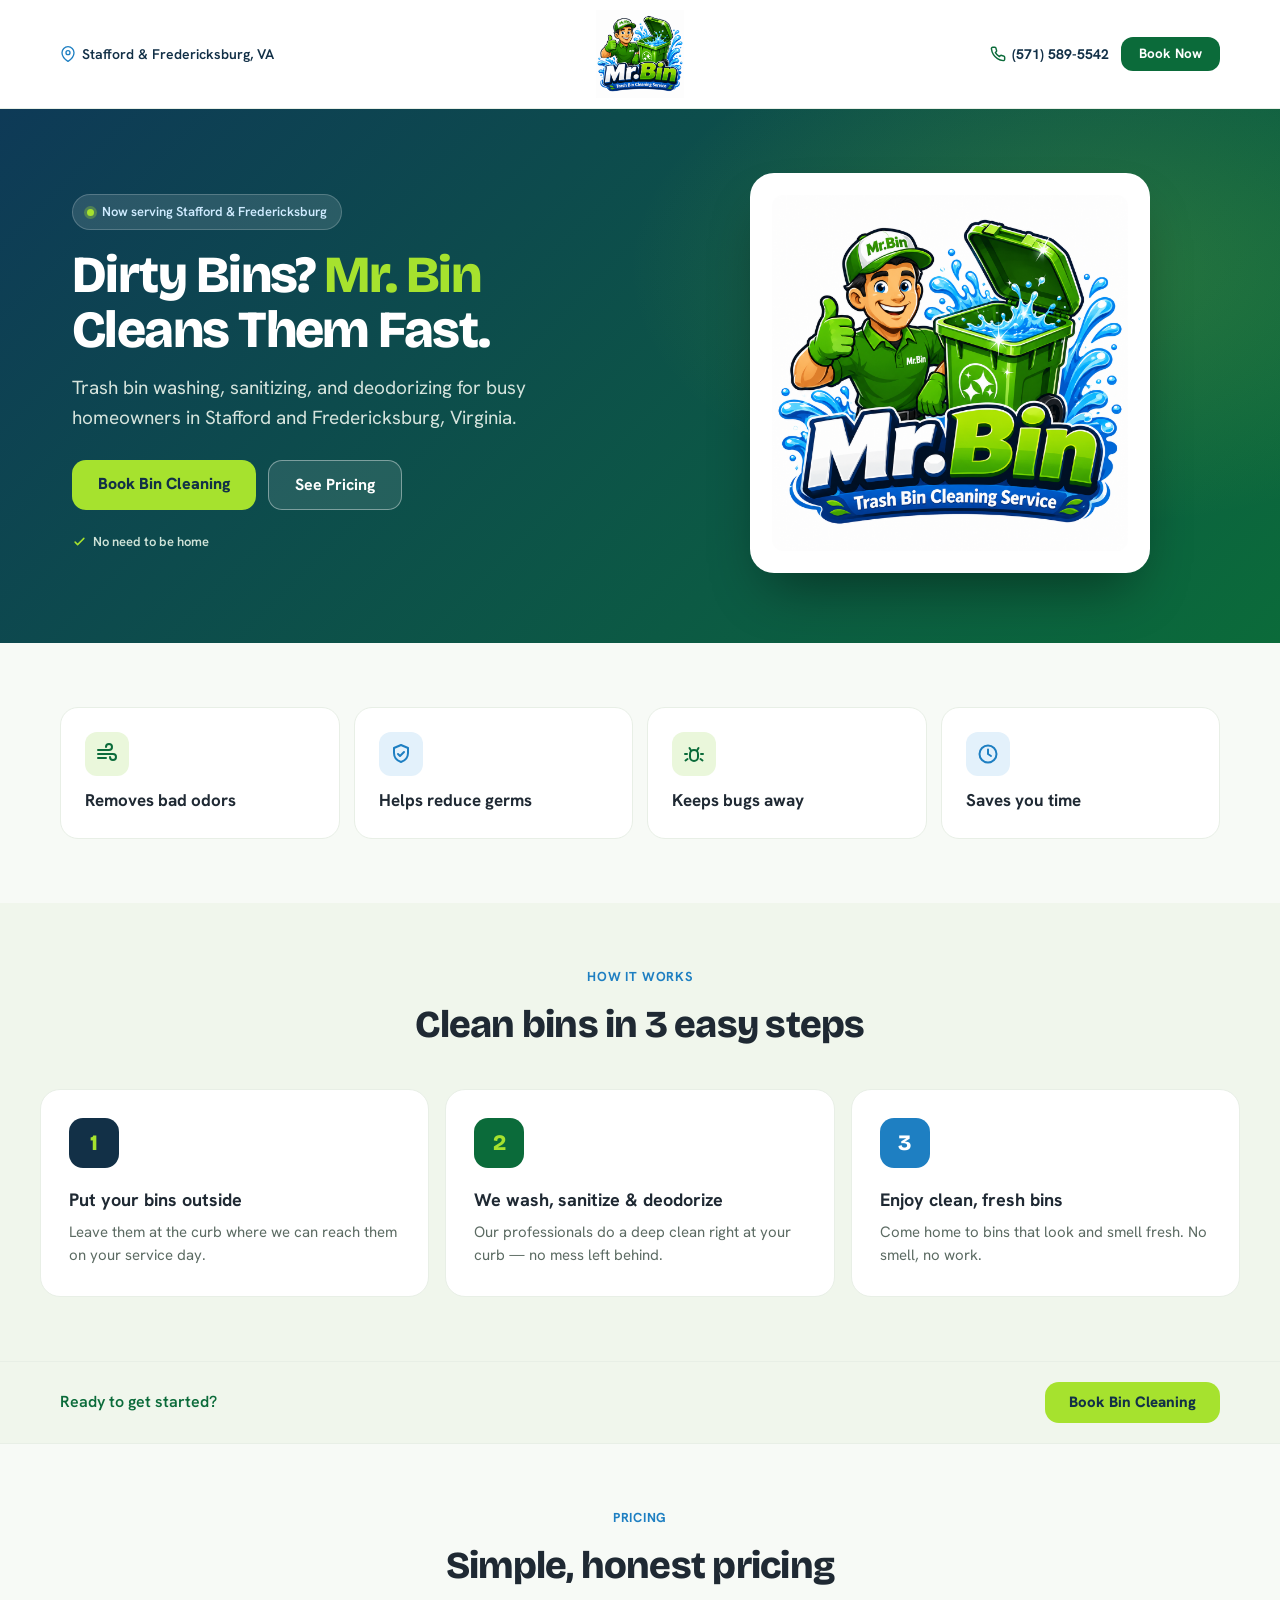
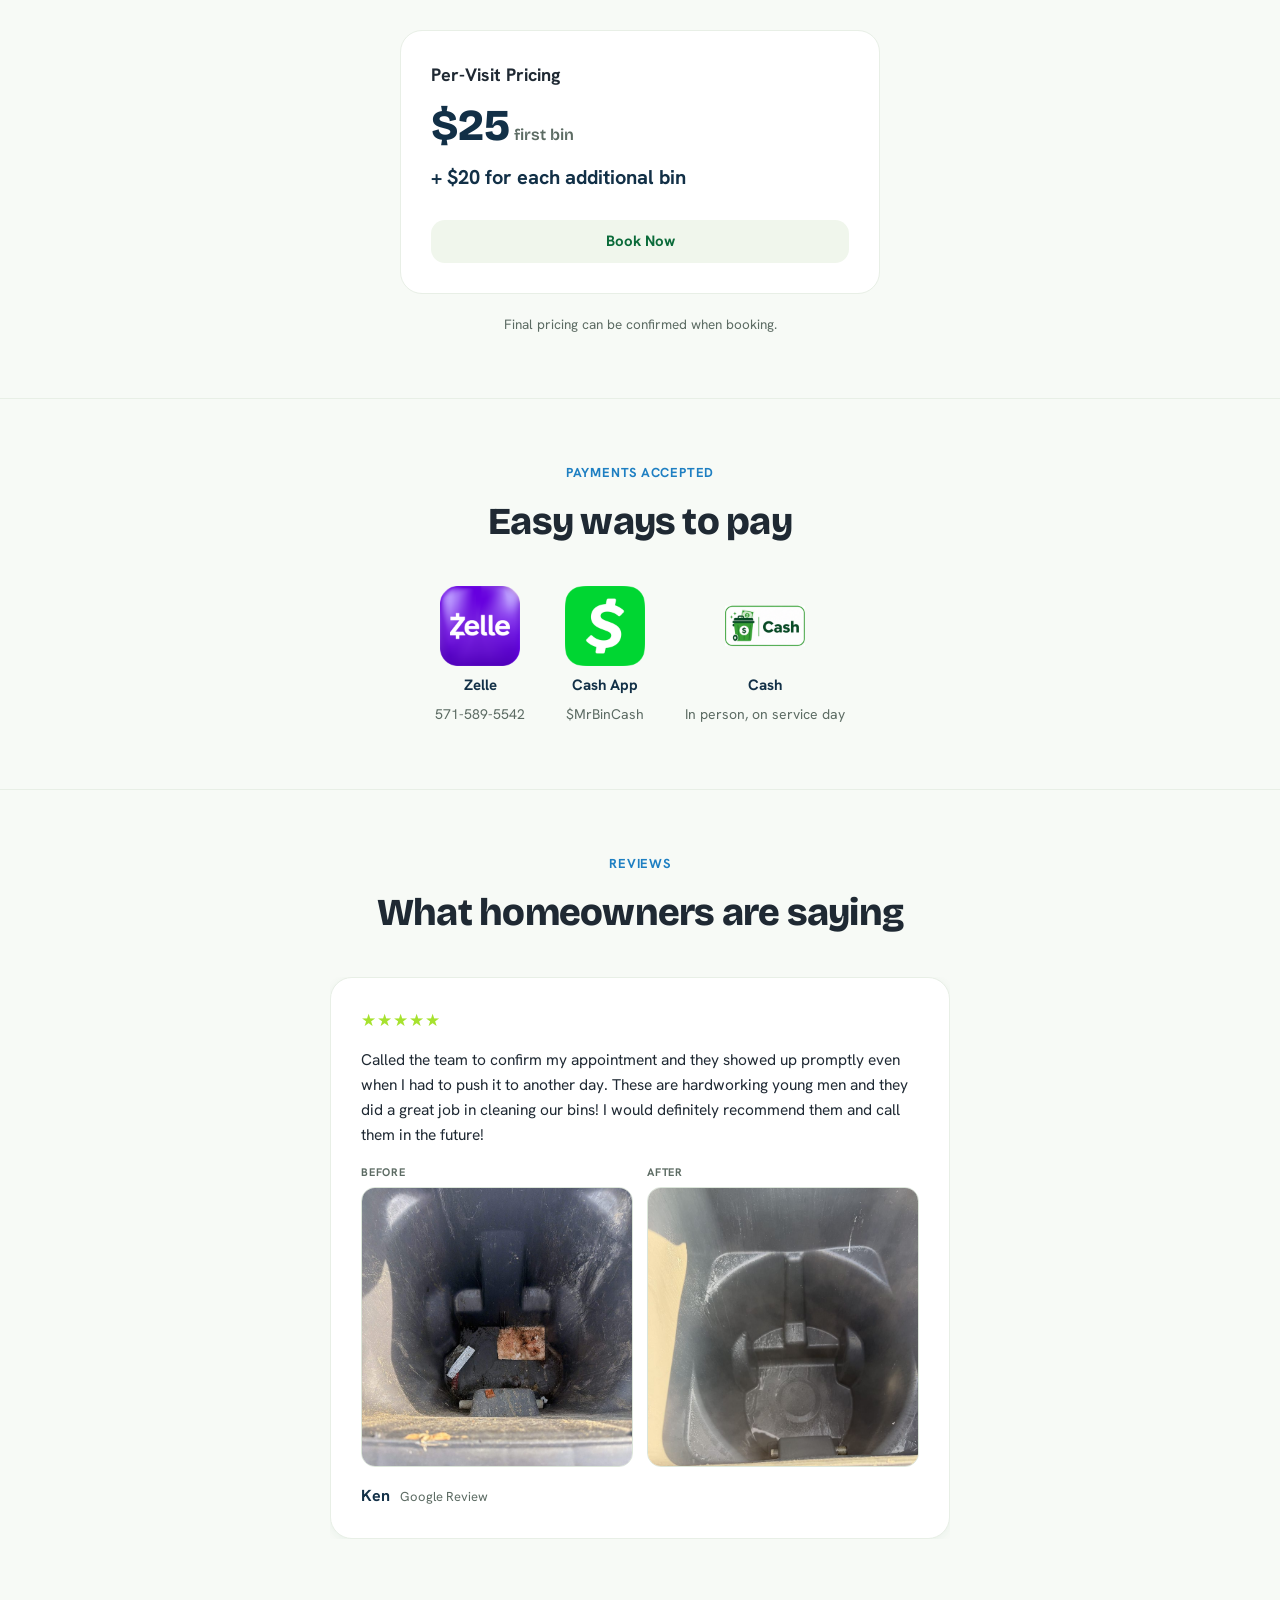
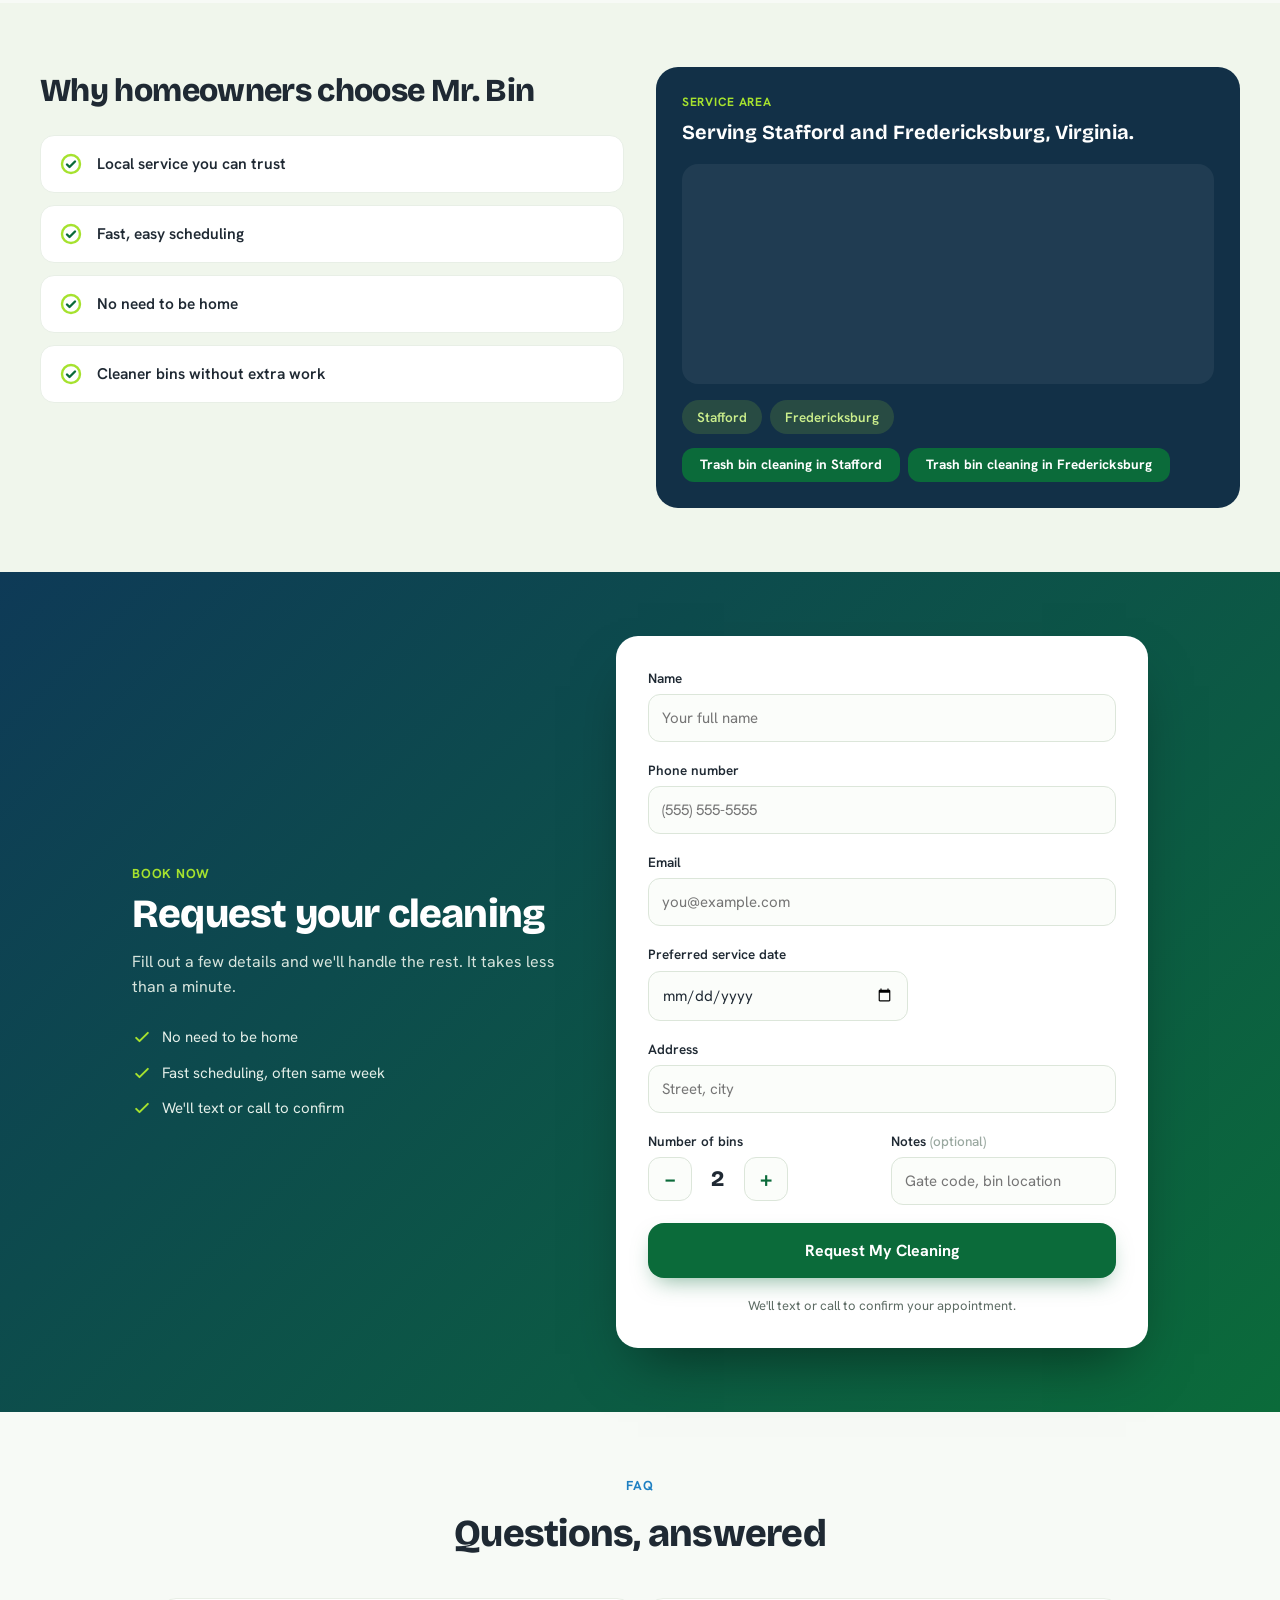
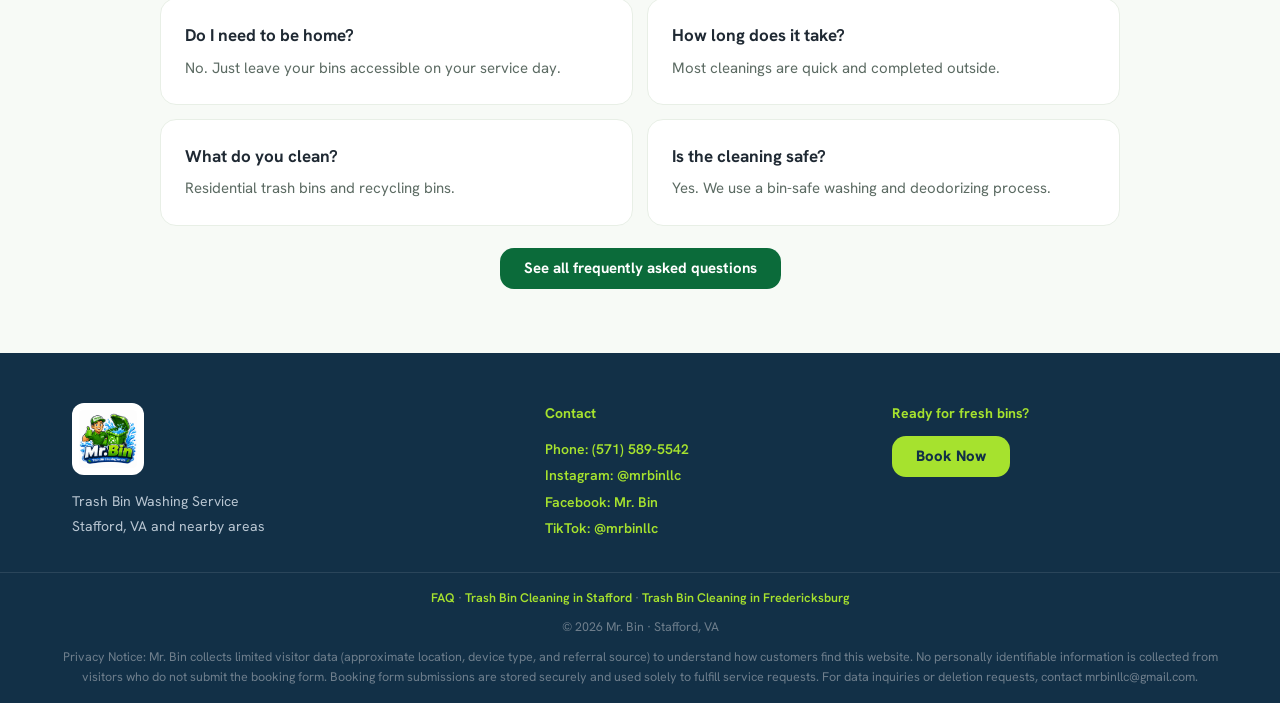
<file: index.html>
<!DOCTYPE html>
<html lang="en">
<head>
  <meta charset="UTF-8">
  <meta name="viewport" content="width=device-width, initial-scale=1.0">
  <title>Mr. Bin — Trash Bin Washing Service | Stafford &amp; Fredericksburg, VA</title>
  <meta name="description" content="Professional trash bin washing, sanitizing, and deodorizing for busy homeowners in Stafford and Fredericksburg, Virginia. Book online today.">

  <script type="application/ld+json">
  {
    "@context": "https://schema.org",
    "@type": "LocalBusiness",
    "name": "Mr. Bin",
    "description": "Residential trash bin washing, sanitizing, and deodorizing services",
    "url": "https://MrBinusa.com",
    "telephone": "(571) 589-5542",
    "address": {
      "@type": "PostalAddress",
      "addressLocality": "Stafford",
      "addressRegion": "VA",
      "postalCode": "22554",
      "addressCountry": "US"
    },
    "areaServed": [
      { "@type": "City", "name": "Stafford", "addressRegion": "VA" },
      { "@type": "City", "name": "Fredericksburg", "addressRegion": "VA" }
    ],
    "serviceType": "Trash Bin Washing",
    "sameAs": [
      "https://www.instagram.com/mrbinllc/",
      "https://www.facebook.com/profile.php?id=61591574605342",
      "https://www.tiktok.com/@mrbinllc"
    ]
  }
  </script>

<link rel="preconnect" href="https://fonts.googleapis.com">
  <link rel="preconnect" href="https://fonts.gstatic.com" crossorigin>
  <link href="https://fonts.googleapis.com/css2?family=Bricolage+Grotesque:opsz,wght@12..96,500;12..96,600;12..96,700;12..96,800&family=Hanken+Grotesk:wght@400;500;600;700&display=swap" rel="stylesheet">
  <link rel="stylesheet" href="style.css?v=2">
  <link rel="icon" type="image/x-icon" href="/favicon.ico">
  <link rel="icon" type="image/png" sizes="192x192" href="/favicon-192.png">
  <link rel="apple-touch-icon" sizes="180x180" href="/apple-touch-icon.png">
</head>
<body>

  <!-- HEADER -->
  <header class="header" role="banner">
    <div class="header-inner">
      <div class="header-location">
        <svg viewBox="0 0 24 24" width="16" height="16" fill="none" stroke="#1E7FC2" stroke-width="2" stroke-linecap="round" stroke-linejoin="round" aria-hidden="true"><path d="M21 10c0 7-9 13-9 13s-9-6-9-13a9 9 0 0 1 18 0z"/><circle cx="12" cy="10" r="3"/></svg>
        Stafford &amp; Fredericksburg, VA
      </div>
      <a href="#top" class="header-logo-link" aria-label="Mr.Bin home">
        <img src="mrbin-logo.png" alt="Mr.Bin" class="header-logo">
      </a>
      <div class="header-actions">
        <a href="tel:+15715895542" class="header-phone" aria-label="Call us">
          <svg viewBox="0 0 24 24" width="16" height="16" fill="none" stroke="#0B6B3A" stroke-width="2.2" stroke-linecap="round" stroke-linejoin="round" aria-hidden="true"><path d="M22 16.92v3a2 2 0 0 1-2.18 2 19.79 19.79 0 0 1-8.63-3.07 19.5 19.5 0 0 1-6-6 19.79 19.79 0 0 1-3.07-8.67A2 2 0 0 1 4.11 2h3a2 2 0 0 1 2 1.72c.13.96.36 1.9.7 2.81a2 2 0 0 1-.45 2.11L8.09 9.91a16 16 0 0 0 6 6l1.27-1.27a2 2 0 0 1 2.11-.45c.91.34 1.85.57 2.81.7A2 2 0 0 1 22 16.92z"/></svg>
          <span class="header-phone-text">(571) 589-5542</span>
        </a>
        <a href="#book" class="btn btn-green btn-sm">Book Now</a>
      </div>
    </div>
  </header>

  <!-- HERO -->
  <section id="top" class="hero" aria-label="Hero">
    <div class="hero-glow" aria-hidden="true"></div>
    <div class="hero-inner">
      <div class="hero-text">
        <div class="eyebrow-badge">
          <span class="badge-dot" aria-hidden="true"></span>
          Now serving Stafford &amp; Fredericksburg
        </div>
        <h1 class="hero-headline">Dirty Bins? <span class="text-lime">Mr. Bin</span> Cleans Them Fast.</h1>
        <p class="hero-sub">Trash bin washing, sanitizing, and deodorizing for busy homeowners in Stafford and Fredericksburg, Virginia.</p>
        <div class="hero-btns">
          <a href="#book" class="btn btn-lime btn-lg">Book Bin Cleaning</a>
          <a href="#pricing" class="btn btn-ghost btn-lg">See Pricing</a>
        </div>
        <div class="hero-trust">
          <span>
            <svg viewBox="0 0 24 24" width="15" height="15" fill="none" stroke="#A6E22E" stroke-width="2.4" stroke-linecap="round" stroke-linejoin="round" aria-hidden="true"><path d="M5 13l4 4L19 7"/></svg>
            No need to be home
          </span>
        </div>
      </div>
      <div class="hero-visual">
        <div class="hero-card">
          <img src="mrbin-logo.png" alt="Mr. Bin mascot with sparkling clean bin" class="hero-img">
        </div>
      </div>
    </div>
  </section>

  <!-- BENEFIT BAR -->
  <section class="section-pad" aria-label="Key benefits">
    <div class="container">
      <div class="benefit-grid">
        <div class="benefit-card">
          <div class="benefit-icon icon-green">
            <svg viewBox="0 0 24 24" width="24" height="24" fill="none" stroke="#0B6B3A" stroke-width="2" stroke-linecap="round" aria-hidden="true"><path d="M3 8h11a3 3 0 1 0-3-3"/><path d="M3 12h15a3 3 0 1 1-3 3"/><path d="M3 16h8"/></svg>
          </div>
          <span class="benefit-label">Removes bad odors</span>
        </div>
        <div class="benefit-card">
          <div class="benefit-icon icon-blue">
            <svg viewBox="0 0 24 24" width="24" height="24" fill="none" stroke="#1E7FC2" stroke-width="2" stroke-linecap="round" stroke-linejoin="round" aria-hidden="true"><path d="M12 3l7 3v5c0 4.4-3 7.6-7 9-4-1.4-7-4.6-7-9V6z"/><path d="M9 12l2 2 4-4"/></svg>
          </div>
          <span class="benefit-label">Helps reduce germs</span>
        </div>
        <div class="benefit-card">
          <div class="benefit-icon icon-green">
            <svg viewBox="0 0 24 24" width="24" height="24" fill="none" stroke="#0B6B3A" stroke-width="2" stroke-linecap="round" stroke-linejoin="round" aria-hidden="true"><path d="M12 8a4 4 0 0 1 4 4v3a4 4 0 0 1-8 0v-3a4 4 0 0 1 4-4z"/><path d="M9 8.5L7.5 6M15 8.5L16.5 6M5 12H3M21 12h-2M5.5 17l-2 1.5M18.5 17l2 1.5"/></svg>
          </div>
          <span class="benefit-label">Keeps bugs away</span>
        </div>
        <div class="benefit-card">
          <div class="benefit-icon icon-blue">
            <svg viewBox="0 0 24 24" width="24" height="24" fill="none" stroke="#1E7FC2" stroke-width="2" stroke-linecap="round" stroke-linejoin="round" aria-hidden="true"><circle cx="12" cy="12" r="8.5"/><path d="M12 7.5V12l3 2"/></svg>
          </div>
          <span class="benefit-label">Saves you time</span>
        </div>
      </div>
    </div>
  </section>

  <!-- HOW IT WORKS -->
  <section class="section-alt">
    <div class="container section-pad">
      <div class="section-hd">
        <div class="section-label">How it works</div>
        <h2 class="section-title">Clean bins in 3 easy steps</h2>
      </div>
      <div class="steps-grid">
        <div class="step-card">
          <div class="step-num step-navy">1</div>
          <div class="step-title">Put your bins outside</div>
          <p class="step-desc">Leave them at the curb where we can reach them on your service day.</p>
        </div>
        <div class="step-card">
          <div class="step-num step-green">2</div>
          <div class="step-title">We wash, sanitize &amp; deodorize</div>
          <p class="step-desc">Our professionals do a deep clean right at your curb — no mess left behind.</p>
        </div>
        <div class="step-card">
          <div class="step-num step-blue">3</div>
          <div class="step-title">Enjoy clean, fresh bins</div>
          <p class="step-desc">Come home to bins that look and smell fresh. No smell, no work.</p>
        </div>
      </div>
    </div>
  </section>

  <!-- CTA REPEAT STRIP -->
  <div class="cta-strip" role="complementary" aria-label="Booking call to action">
    <div class="container cta-strip-inner">
      <span>Ready to get started?</span>
      <a href="#book" class="btn btn-lime btn-md">Book Bin Cleaning</a>
    </div>
  </div>

  <!-- PRICING -->
  <section id="pricing" class="section-pad" aria-labelledby="pricing-title">
    <div class="container">
      <div class="section-hd">
        <div class="section-label">Pricing</div>
        <h2 class="section-title" id="pricing-title">Simple, honest pricing</h2>
      </div>
      <div class="pricing-grid">
        <div class="pricing-card">
          <div class="pricing-name">Per-Visit Pricing</div>
          <div class="pricing-price">$25<span class="pricing-unit"> first bin</span></div>
          <div class="pricing-additional">+ $20 for each additional bin</div>
          <a href="#book" class="btn btn-price-light">Book Now</a>
        </div>
      </div>
      <p class="pricing-note">Final pricing can be confirmed when booking.</p>
    </div>
  </section>

  <!-- PAYMENTS ACCEPTED -->
  <section class="section-pad pay-band" aria-labelledby="pay-title">
    <div class="container">
      <div class="section-hd">
        <div class="section-label">Payments Accepted</div>
        <h2 class="section-title" id="pay-title">Easy ways to pay</h2>
      </div>
      <div class="pay-methods">
        <div class="pay-item">
          <img src="logo/pay-zelle.png" alt="Pay with Zelle" class="pay-logo">
          <span class="pay-name">Zelle</span>
          <span class="pay-detail">571-589-5542</span>
        </div>
        <div class="pay-item">
          <img src="logo/pay-cashapp.png" alt="Pay with Cash App" class="pay-logo">
          <span class="pay-name">Cash App</span>
          <span class="pay-detail">$MrBinCash</span>
        </div>
        <div class="pay-item">
          <img src="logo/pay-cash.png" alt="Pay with cash" class="pay-logo">
          <span class="pay-name">Cash</span>
          <span class="pay-detail">In person, on service day</span>
        </div>
      </div>
    </div>
  </section>

  <!-- REVIEWS -->
  <!--
    Cards are rendered from the REVIEWS array in reviews.js. To add a review,
    append an entry to that array — no changes needed here.
    Structure is viewport > track > cards so slide/swipe navigation can be
    added later by translating .reviews-track. No such logic exists yet.
  -->
  <section id="reviews" class="section-pad" aria-labelledby="reviews-title">
    <div class="container">
      <div class="section-hd">
        <div class="section-label">Reviews</div>
        <h2 class="section-title" id="reviews-title">What homeowners are saying</h2>
      </div>

      <div class="reviews-viewport">
        <div class="reviews-track" id="reviewsTrack"></div>
      </div>

      <noscript>
        <!-- Static fallback. Keep in sync with the first entry of REVIEWS in reviews.js. -->
        <div class="reviews-viewport">
          <div class="reviews-track">
            <article class="review-card">
              <div class="review-stars" aria-label="Rated 5 out of 5"><span class="stars">★★★★★</span></div>
              <blockquote class="review-text">Called the team to confirm my appointment and they showed up promptly even when I had to push it to another day. These are hardworking young men and they did a great job in cleaning our bins! I would definitely recommend them and call them in the future!</blockquote>
              <div class="review-photos">
                <figure class="review-photo">
                  <figcaption class="review-photo-label">Before</figcaption>
                  <img src="review-ken-before.jpg" width="881" height="1000" alt="Inside of Ken's trash bin before cleaning, with caked-on grime and stuck debris at the bottom">
                </figure>
                <figure class="review-photo">
                  <figcaption class="review-photo-label">After</figcaption>
                  <img src="review-ken-after.jpg" width="750" height="1000" alt="The same bin after cleaning, washed down to bare plastic with no debris left">
                </figure>
              </div>
              <div class="review-meta">
                <span class="review-name">Ken</span>
                <span class="review-source">Google Review</span>
              </div>
            </article>
          </div>
        </div>
      </noscript>
    </div>
  </section>

  <!-- WHY CHOOSE + SERVICE AREA -->
  <section class="section-alt" aria-label="Why choose Mr.Bin and service area">
    <div class="container section-pad why-area-grid">
      <div class="why-col">
        <h2 class="why-title">Why homeowners choose Mr. Bin</h2>
        <div class="why-list">
          <div class="why-item">
            <svg viewBox="0 0 24 24" width="24" height="24" fill="none" stroke="#0B6B3A" stroke-width="2.4" stroke-linecap="round" stroke-linejoin="round" aria-hidden="true"><circle cx="12" cy="12" r="9" stroke="#A6E22E"/><path d="M8 12.5l2.5 2.5L16 9.5"/></svg>
            <span>Local service you can trust</span>
          </div>
          <div class="why-item">
            <svg viewBox="0 0 24 24" width="24" height="24" fill="none" stroke="#0B6B3A" stroke-width="2.4" stroke-linecap="round" stroke-linejoin="round" aria-hidden="true"><circle cx="12" cy="12" r="9" stroke="#A6E22E"/><path d="M8 12.5l2.5 2.5L16 9.5"/></svg>
            <span>Fast, easy scheduling</span>
          </div>
          <div class="why-item">
            <svg viewBox="0 0 24 24" width="24" height="24" fill="none" stroke="#0B6B3A" stroke-width="2.4" stroke-linecap="round" stroke-linejoin="round" aria-hidden="true"><circle cx="12" cy="12" r="9" stroke="#A6E22E"/><path d="M8 12.5l2.5 2.5L16 9.5"/></svg>
            <span>No need to be home</span>
          </div>
          <div class="why-item">
            <svg viewBox="0 0 24 24" width="24" height="24" fill="none" stroke="#0B6B3A" stroke-width="2.4" stroke-linecap="round" stroke-linejoin="round" aria-hidden="true"><circle cx="12" cy="12" r="9" stroke="#A6E22E"/><path d="M8 12.5l2.5 2.5L16 9.5"/></svg>
            <span>Cleaner bins without extra work</span>
          </div>
        </div>
      </div>
      <div class="service-area-card">
        <div class="sa-label">Service area</div>
        <div class="sa-title">Serving Stafford and Fredericksburg, Virginia.</div>
        <div id="serviceMap" class="service-map-container" role="region" aria-label="Service area map — Stafford and Fredericksburg, Virginia"></div>
        <div class="area-badges">
          <span class="area-badge">Stafford</span>
          <span class="area-badge">Fredericksburg</span>
        </div>
        <p style="margin-top:14px;display:flex;flex-wrap:wrap;gap:8px;">
          <a href="/stafford-va-trash-bin-cleaning/" class="btn btn-green btn-sm">Trash bin cleaning in Stafford</a>
          <a href="/fredericksburg-va-trash-bin-cleaning/" class="btn btn-green btn-sm">Trash bin cleaning in Fredericksburg</a>
        </p>
      </div>
    </div>
  </section>

  <!-- BOOKING FORM -->
  <section id="book" class="booking-section" aria-labelledby="booking-title">
    <div class="booking-inner">
      <div class="booking-pitch">
        <div class="booking-eyebrow">Book now</div>
        <h2 class="booking-title" id="booking-title">Request your cleaning</h2>
        <p class="booking-sub">Fill out a few details and we'll handle the rest. It takes less than a minute.</p>
        <div class="booking-checks">
          <div class="booking-check">
            <svg viewBox="0 0 24 24" width="20" height="20" fill="none" stroke="#A6E22E" stroke-width="2.4" stroke-linecap="round" stroke-linejoin="round" aria-hidden="true"><path d="M5 13l4 4L19 7"/></svg>
            No need to be home
          </div>
          <div class="booking-check">
            <svg viewBox="0 0 24 24" width="20" height="20" fill="none" stroke="#A6E22E" stroke-width="2.4" stroke-linecap="round" stroke-linejoin="round" aria-hidden="true"><path d="M5 13l4 4L19 7"/></svg>
            Fast scheduling, often same week
          </div>
          <div class="booking-check">
            <svg viewBox="0 0 24 24" width="20" height="20" fill="none" stroke="#A6E22E" stroke-width="2.4" stroke-linecap="round" stroke-linejoin="round" aria-hidden="true"><path d="M5 13l4 4L19 7"/></svg>
            We'll text or call to confirm
          </div>
        </div>
      </div>

      <div class="booking-form-wrap">
        <form id="bookingForm" class="booking-form" novalidate aria-label="Book a bin cleaning">
<label class="field field-full">
            <span class="field-label">Name</span>
            <input type="text" name="name" required placeholder="Your full name" class="field-input" autocomplete="name">
          </label>
          <label class="field field-full">
            <span class="field-label">Phone number</span>
            <input type="tel" name="phone" required placeholder="(555) 555-5555" class="field-input" autocomplete="tel">
          </label>
          <label class="field field-full">
            <span class="field-label">Email</span>
            <input type="email" name="email" required placeholder="you@example.com" class="field-input" autocomplete="email">
          </label>
          <label class="field field-full">
            <span class="field-label">Preferred service date</span>
            <input type="date" name="date" class="field-input" style="max-width:260px;">
          </label>
          <label class="field field-full">
            <span class="field-label">Address</span>
            <input type="text" name="address" required placeholder="Street, city" class="field-input" autocomplete="street-address">
          </label>
          <div class="field">
            <span class="field-label" id="bins-label">Number of bins</span>
            <div class="bin-counter" role="group" aria-labelledby="bins-label">
              <button type="button" id="decBins" class="bin-btn" aria-label="Remove a bin">−</button>
              <span id="binCount" class="bin-count" aria-live="polite" aria-atomic="true">2</span>
              <button type="button" id="incBins" class="bin-btn" aria-label="Add a bin">+</button>
            </div>
            <input type="hidden" name="bins" id="binsInput" value="2">
          </div>
          <label class="field">
            <span class="field-label">Notes <span class="field-opt">(optional)</span></span>
            <input type="text" name="notes" placeholder="Gate code, bin location" class="field-input">
          </label>
<button type="submit" class="btn-submit">Request My Cleaning</button>
          <p class="form-note">We'll text or call to confirm your appointment.</p>
        </form>

        <div id="bookingSuccess" class="booking-success" hidden aria-live="polite">
          <div class="success-icon" aria-hidden="true">
            <svg viewBox="0 0 24 24" width="36" height="36" fill="none" stroke="#0B6B3A" stroke-width="2.6" stroke-linecap="round" stroke-linejoin="round"><path d="M5 13l4 4L19 7"/></svg>
          </div>
          <div class="success-title" id="successTitle">Thanks — you're all set!</div>
          <p class="success-sub">Your request is in. We'll text or call to confirm your appointment.</p>
        </div>
      </div>
    </div>
  </section>

  <!-- FAQ -->
  <section class="section-pad" aria-labelledby="faq-title">
    <div class="container faq-container">
      <div class="section-hd">
        <div class="section-label">FAQ</div>
        <h2 class="section-title" id="faq-title">Questions, answered</h2>
      </div>
      <div class="faq-grid">
        <div class="faq-card">
          <div class="faq-q">Do I need to be home?</div>
          <p class="faq-a">No. Just leave your bins accessible on your service day.</p>
        </div>
        <div class="faq-card">
          <div class="faq-q">How long does it take?</div>
          <p class="faq-a">Most cleanings are quick and completed outside.</p>
        </div>
        <div class="faq-card">
          <div class="faq-q">What do you clean?</div>
          <p class="faq-a">Residential trash bins and recycling bins.</p>
        </div>
        <div class="faq-card">
          <div class="faq-q">Is the cleaning safe?</div>
          <p class="faq-a">Yes. We use a bin-safe washing and deodorizing process.</p>
        </div>
      </div>
      <p style="text-align:center;margin-top:22px;"><a href="/faq/" class="btn btn-green btn-md">See all frequently asked questions</a></p>
    </div>
  </section>

  <!-- FOOTER -->
  <footer class="footer" role="contentinfo">
    <div class="container footer-inner">
      <div class="footer-brand">
        <img src="mrbin-logo.png" alt="Mr.Bin" class="footer-logo">
        <div class="footer-tagline">Trash Bin Washing Service<br>Stafford, VA and nearby areas</div>
      </div>
      <div class="footer-contact">
        <div class="footer-col-title">Contact</div>
        <div class="footer-contact-info">
          <a href="tel:+15715895542" class="footer-social-link">Phone: (571) 589-5542</a><br>
          <a href="https://www.instagram.com/mrbinllc/" target="_blank" rel="noopener" class="footer-social-link">Instagram: @mrbinllc</a><br>
          <a href="https://www.facebook.com/profile.php?id=61591574605342" target="_blank" rel="noopener" class="footer-social-link">Facebook: Mr. Bin</a><br>
          <a href="https://www.tiktok.com/@mrbinllc" target="_blank" rel="noopener" class="footer-social-link">TikTok: @mrbinllc</a>
        </div>
      </div>
      <div class="footer-cta-col">
        <div class="footer-col-title">Ready for fresh bins?</div>
        <a href="#book" class="btn btn-lime btn-md">Book Now</a>
      </div>
    </div>
    <div class="footer-bar">
      <div class="container footer-bar-inner">
        <p style="margin:0 0 10px;"><a href="/faq/" class="footer-social-link">FAQ</a> &middot; <a href="/stafford-va-trash-bin-cleaning/" class="footer-social-link">Trash Bin Cleaning in Stafford</a> &middot; <a href="/fredericksburg-va-trash-bin-cleaning/" class="footer-social-link">Trash Bin Cleaning in Fredericksburg</a></p>
        &copy; 2026 Mr. Bin &middot; Stafford, VA
        <p style="margin:10px 0 0;line-height:1.6;">Privacy Notice: Mr. Bin collects limited visitor data (approximate location, device type, and referral source) to understand how customers find this website. No personally identifiable information is collected from visitors who do not submit the booking form. Booking form submissions are stored securely and used solely to fulfill service requests. For data inquiries or deletion requests, contact mrbinllc@gmail.com.</p>
      </div>
    </div>
  </footer>

  <script src="main.js"></script>
  <script src="reviews.js?v=2"></script>
</body>
</html>
</file>
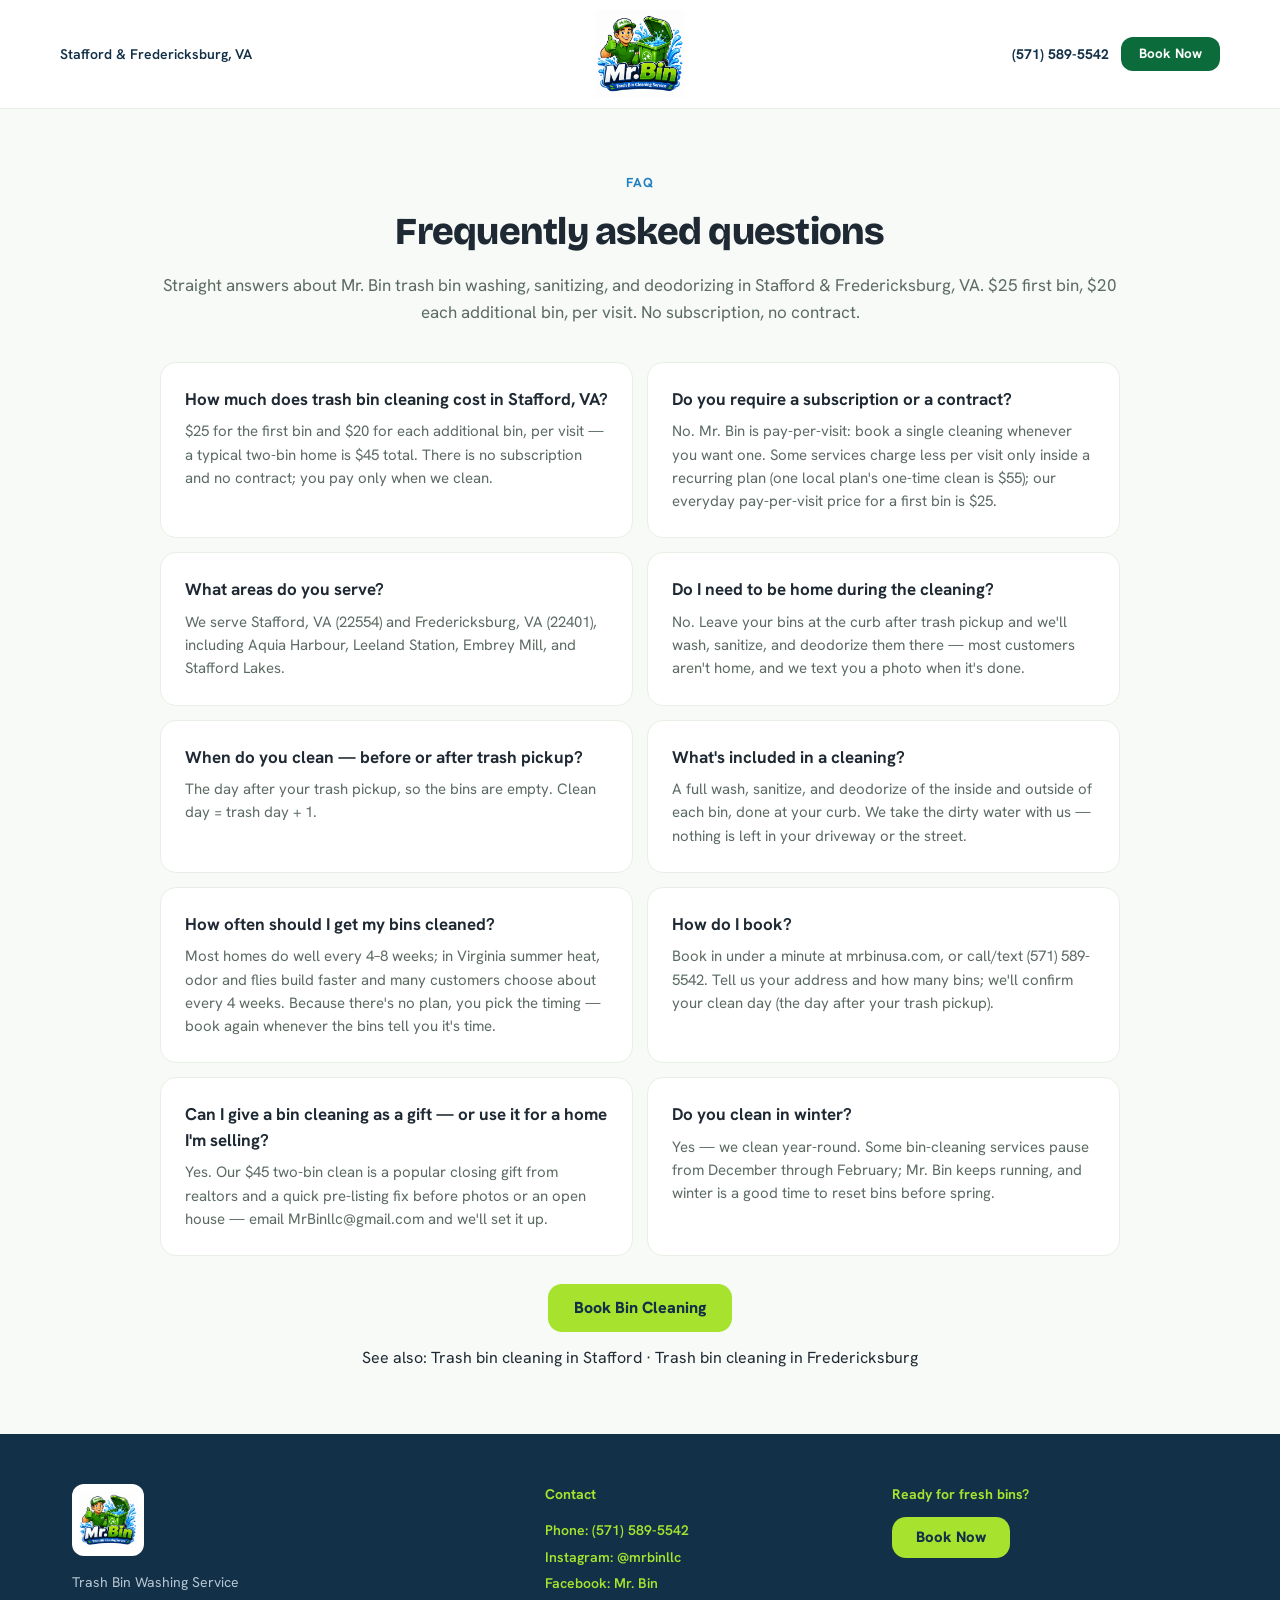
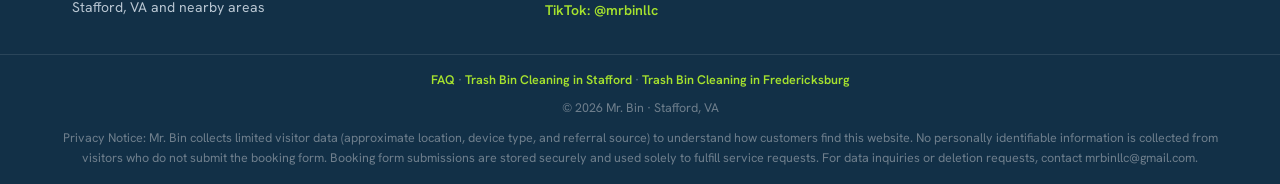
<file: faq/index.html>
<!DOCTYPE html>
<html lang="en">
<head>
  <meta charset="UTF-8">
  <meta name="viewport" content="width=device-width, initial-scale=1.0">
  <title>Mr. Bin — Frequently Asked Questions | Stafford &amp; Fredericksburg, VA</title>
  <meta name="description" content="Frequently asked questions about Mr. Bin trash bin washing, sanitizing, and deodorizing in Stafford and Fredericksburg, Virginia. $25 first bin, $20 each additional bin, per visit. No subscription, no contract.">

  <script type="application/ld+json">
  {
    "@context": "https://schema.org",
    "@type": "FAQPage",
    "mainEntity": [
      {
        "@type": "Question",
        "name": "How much does trash bin cleaning cost in Stafford, VA?",
        "acceptedAnswer": {
          "@type": "Answer",
          "text": "$25 for the first bin and $20 for each additional bin, per visit — a typical two-bin home is $45 total. There is no subscription and no contract; you pay only when we clean."
        }
      },
      {
        "@type": "Question",
        "name": "Do you require a subscription or a contract?",
        "acceptedAnswer": {
          "@type": "Answer",
          "text": "No. Mr. Bin is pay-per-visit: book a single cleaning whenever you want one. Some services charge less per visit only inside a recurring plan (one local plan's one-time clean is $55); our everyday pay-per-visit price for a first bin is $25."
        }
      },
      {
        "@type": "Question",
        "name": "What areas do you serve?",
        "acceptedAnswer": {
          "@type": "Answer",
          "text": "We serve Stafford, VA (22554) and Fredericksburg, VA (22401), including Aquia Harbour, Leeland Station, Embrey Mill, and Stafford Lakes."
        }
      },
      {
        "@type": "Question",
        "name": "Do I need to be home during the cleaning?",
        "acceptedAnswer": {
          "@type": "Answer",
          "text": "No. Leave your bins at the curb after trash pickup and we'll wash, sanitize, and deodorize them there — most customers aren't home, and we text you a photo when it's done."
        }
      },
      {
        "@type": "Question",
        "name": "When do you clean — before or after trash pickup?",
        "acceptedAnswer": {
          "@type": "Answer",
          "text": "The day after your trash pickup, so the bins are empty. Clean day = trash day + 1."
        }
      },
      {
        "@type": "Question",
        "name": "What's included in a cleaning?",
        "acceptedAnswer": {
          "@type": "Answer",
          "text": "A full wash, sanitize, and deodorize of the inside and outside of each bin, done at your curb. We take the dirty water with us — nothing is left in your driveway or the street."
        }
      },
      {
        "@type": "Question",
        "name": "How often should I get my bins cleaned?",
        "acceptedAnswer": {
          "@type": "Answer",
          "text": "Most homes do well every 4–8 weeks; in Virginia summer heat, odor and flies build faster and many customers choose about every 4 weeks. Because there's no plan, you pick the timing — book again whenever the bins tell you it's time."
        }
      },
      {
        "@type": "Question",
        "name": "How do I book?",
        "acceptedAnswer": {
          "@type": "Answer",
          "text": "Book in under a minute at mrbinusa.com, or call/text (571) 589-5542. Tell us your address and how many bins; we'll confirm your clean day (the day after your trash pickup)."
        }
      },
      {
        "@type": "Question",
        "name": "Can I give a bin cleaning as a gift — or use it for a home I'm selling?",
        "acceptedAnswer": {
          "@type": "Answer",
          "text": "Yes. Our $45 two-bin clean is a popular closing gift from realtors and a quick pre-listing fix before photos or an open house — email MrBinllc@gmail.com and we'll set it up."
        }
      },
      {
        "@type": "Question",
        "name": "Do you clean in winter?",
        "acceptedAnswer": {
          "@type": "Answer",
          "text": "Yes — we clean year-round. Some bin-cleaning services pause from December through February; Mr. Bin keeps running, and winter is a good time to reset bins before spring."
        }
      }
    ]
  }
  </script>

  <link rel="preconnect" href="https://fonts.googleapis.com">
  <link rel="preconnect" href="https://fonts.gstatic.com" crossorigin>
  <link href="https://fonts.googleapis.com/css2?family=Bricolage+Grotesque:opsz,wght@12..96,500;12..96,600;12..96,700;12..96,800&family=Hanken+Grotesk:wght@400;500;600;700&display=swap" rel="stylesheet">
  <link rel="stylesheet" href="../style.css?v=2">
  <link rel="icon" type="image/x-icon" href="/favicon.ico">
  <link rel="icon" type="image/png" sizes="192x192" href="/favicon-192.png">
  <link rel="apple-touch-icon" sizes="180x180" href="/apple-touch-icon.png">
</head>
<body>

  <!-- HEADER -->
  <header class="header" role="banner">
    <div class="header-inner">
      <div class="header-location">
        Stafford &amp; Fredericksburg, VA
      </div>
      <a href="/" class="header-logo-link" aria-label="Mr. Bin home">
        <img src="../mrbin-logo.png" alt="Mr. Bin" class="header-logo">
      </a>
      <div class="header-actions">
        <a href="tel:+15715895542" class="header-phone" aria-label="Call us">
          <span class="header-phone-text">(571) 589-5542</span>
        </a>
        <a href="/#book" class="btn btn-green btn-sm">Book Now</a>
      </div>
    </div>
  </header>

  <!-- PAGE HERO -->
  <section class="section-pad" aria-label="Frequently asked questions">
    <div class="container faq-container">
      <div class="section-hd">
        <div class="section-label">FAQ</div>
        <h1 class="section-title">Frequently asked questions</h1>
        <p style="font-size:17px;color:var(--muted);line-height:1.6;margin-top:12px;">Straight answers about Mr. Bin trash bin washing, sanitizing, and deodorizing in Stafford &amp; Fredericksburg, VA. $25 first bin, $20 each additional bin, per visit. No subscription, no contract.</p>
      </div>
      <div class="faq-grid">
        <div class="faq-card">
          <div class="faq-q">How much does trash bin cleaning cost in Stafford, VA?</div>
          <p class="faq-a">$25 for the first bin and $20 for each additional bin, per visit — a typical two-bin home is $45 total. There is no subscription and no contract; you pay only when we clean.</p>
        </div>
        <div class="faq-card">
          <div class="faq-q">Do you require a subscription or a contract?</div>
          <p class="faq-a">No. Mr. Bin is pay-per-visit: book a single cleaning whenever you want one. Some services charge less per visit only inside a recurring plan (one local plan's one-time clean is $55); our everyday pay-per-visit price for a first bin is $25.</p>
        </div>
        <div class="faq-card">
          <div class="faq-q">What areas do you serve?</div>
          <p class="faq-a">We serve Stafford, VA (22554) and Fredericksburg, VA (22401), including Aquia Harbour, Leeland Station, Embrey Mill, and Stafford Lakes.</p>
        </div>
        <div class="faq-card">
          <div class="faq-q">Do I need to be home during the cleaning?</div>
          <p class="faq-a">No. Leave your bins at the curb after trash pickup and we'll wash, sanitize, and deodorize them there — most customers aren't home, and we text you a photo when it's done.</p>
        </div>
        <div class="faq-card">
          <div class="faq-q">When do you clean — before or after trash pickup?</div>
          <p class="faq-a">The day after your trash pickup, so the bins are empty. Clean day = trash day + 1.</p>
        </div>
        <div class="faq-card">
          <div class="faq-q">What's included in a cleaning?</div>
          <p class="faq-a">A full wash, sanitize, and deodorize of the inside and outside of each bin, done at your curb. We take the dirty water with us — nothing is left in your driveway or the street.</p>
        </div>
        <div class="faq-card">
          <div class="faq-q">How often should I get my bins cleaned?</div>
          <p class="faq-a">Most homes do well every 4–8 weeks; in Virginia summer heat, odor and flies build faster and many customers choose about every 4 weeks. Because there's no plan, you pick the timing — book again whenever the bins tell you it's time.</p>
        </div>
        <div class="faq-card">
          <div class="faq-q">How do I book?</div>
          <p class="faq-a">Book in under a minute at mrbinusa.com, or call/text (571) 589-5542. Tell us your address and how many bins; we'll confirm your clean day (the day after your trash pickup).</p>
        </div>
        <div class="faq-card">
          <div class="faq-q">Can I give a bin cleaning as a gift — or use it for a home I'm selling?</div>
          <p class="faq-a">Yes. Our $45 two-bin clean is a popular closing gift from realtors and a quick pre-listing fix before photos or an open house — email MrBinllc@gmail.com and we'll set it up.</p>
        </div>
        <div class="faq-card">
          <div class="faq-q">Do you clean in winter?</div>
          <p class="faq-a">Yes — we clean year-round. Some bin-cleaning services pause from December through February; Mr. Bin keeps running, and winter is a good time to reset bins before spring.</p>
        </div>
      </div>
      <p style="text-align:center;margin-top:28px;"><a href="/#book" class="btn btn-lime btn-lg">Book Bin Cleaning</a></p>
      <p style="text-align:center;margin-top:14px;">See also: <a href="/stafford-va-trash-bin-cleaning/">Trash bin cleaning in Stafford</a> &middot; <a href="/fredericksburg-va-trash-bin-cleaning/">Trash bin cleaning in Fredericksburg</a></p>
    </div>
  </section>

  <!-- FOOTER -->
  <footer class="footer" role="contentinfo">
    <div class="container footer-inner">
      <div class="footer-brand">
        <img src="../mrbin-logo.png" alt="Mr. Bin" class="footer-logo">
        <div class="footer-tagline">Trash Bin Washing Service<br>Stafford, VA and nearby areas</div>
      </div>
      <div class="footer-contact">
        <div class="footer-col-title">Contact</div>
        <div class="footer-contact-info">
          <a href="tel:+15715895542" class="footer-social-link">Phone: (571) 589-5542</a><br>
          <a href="https://www.instagram.com/mrbinllc/" target="_blank" rel="noopener" class="footer-social-link">Instagram: @mrbinllc</a><br>
          <a href="https://www.facebook.com/profile.php?id=61591574605342" target="_blank" rel="noopener" class="footer-social-link">Facebook: Mr. Bin</a><br>
          <a href="https://www.tiktok.com/@mrbinllc" target="_blank" rel="noopener" class="footer-social-link">TikTok: @mrbinllc</a>
        </div>
      </div>
      <div class="footer-cta-col">
        <div class="footer-col-title">Ready for fresh bins?</div>
        <a href="/#book" class="btn btn-lime btn-md">Book Now</a>
      </div>
    </div>
    <div class="footer-bar">
      <div class="container footer-bar-inner">
        <p style="margin:0 0 10px;"><a href="/faq/" class="footer-social-link">FAQ</a> &middot; <a href="/stafford-va-trash-bin-cleaning/" class="footer-social-link">Trash Bin Cleaning in Stafford</a> &middot; <a href="/fredericksburg-va-trash-bin-cleaning/" class="footer-social-link">Trash Bin Cleaning in Fredericksburg</a></p>
        &copy; 2026 Mr. Bin &middot; Stafford, VA
        <p style="margin:10px 0 0;line-height:1.6;">Privacy Notice: Mr. Bin collects limited visitor data (approximate location, device type, and referral source) to understand how customers find this website. No personally identifiable information is collected from visitors who do not submit the booking form. Booking form submissions are stored securely and used solely to fulfill service requests. For data inquiries or deletion requests, contact mrbinllc@gmail.com.</p>
      </div>
    </div>
  </footer>

</body>
</html>
</file>
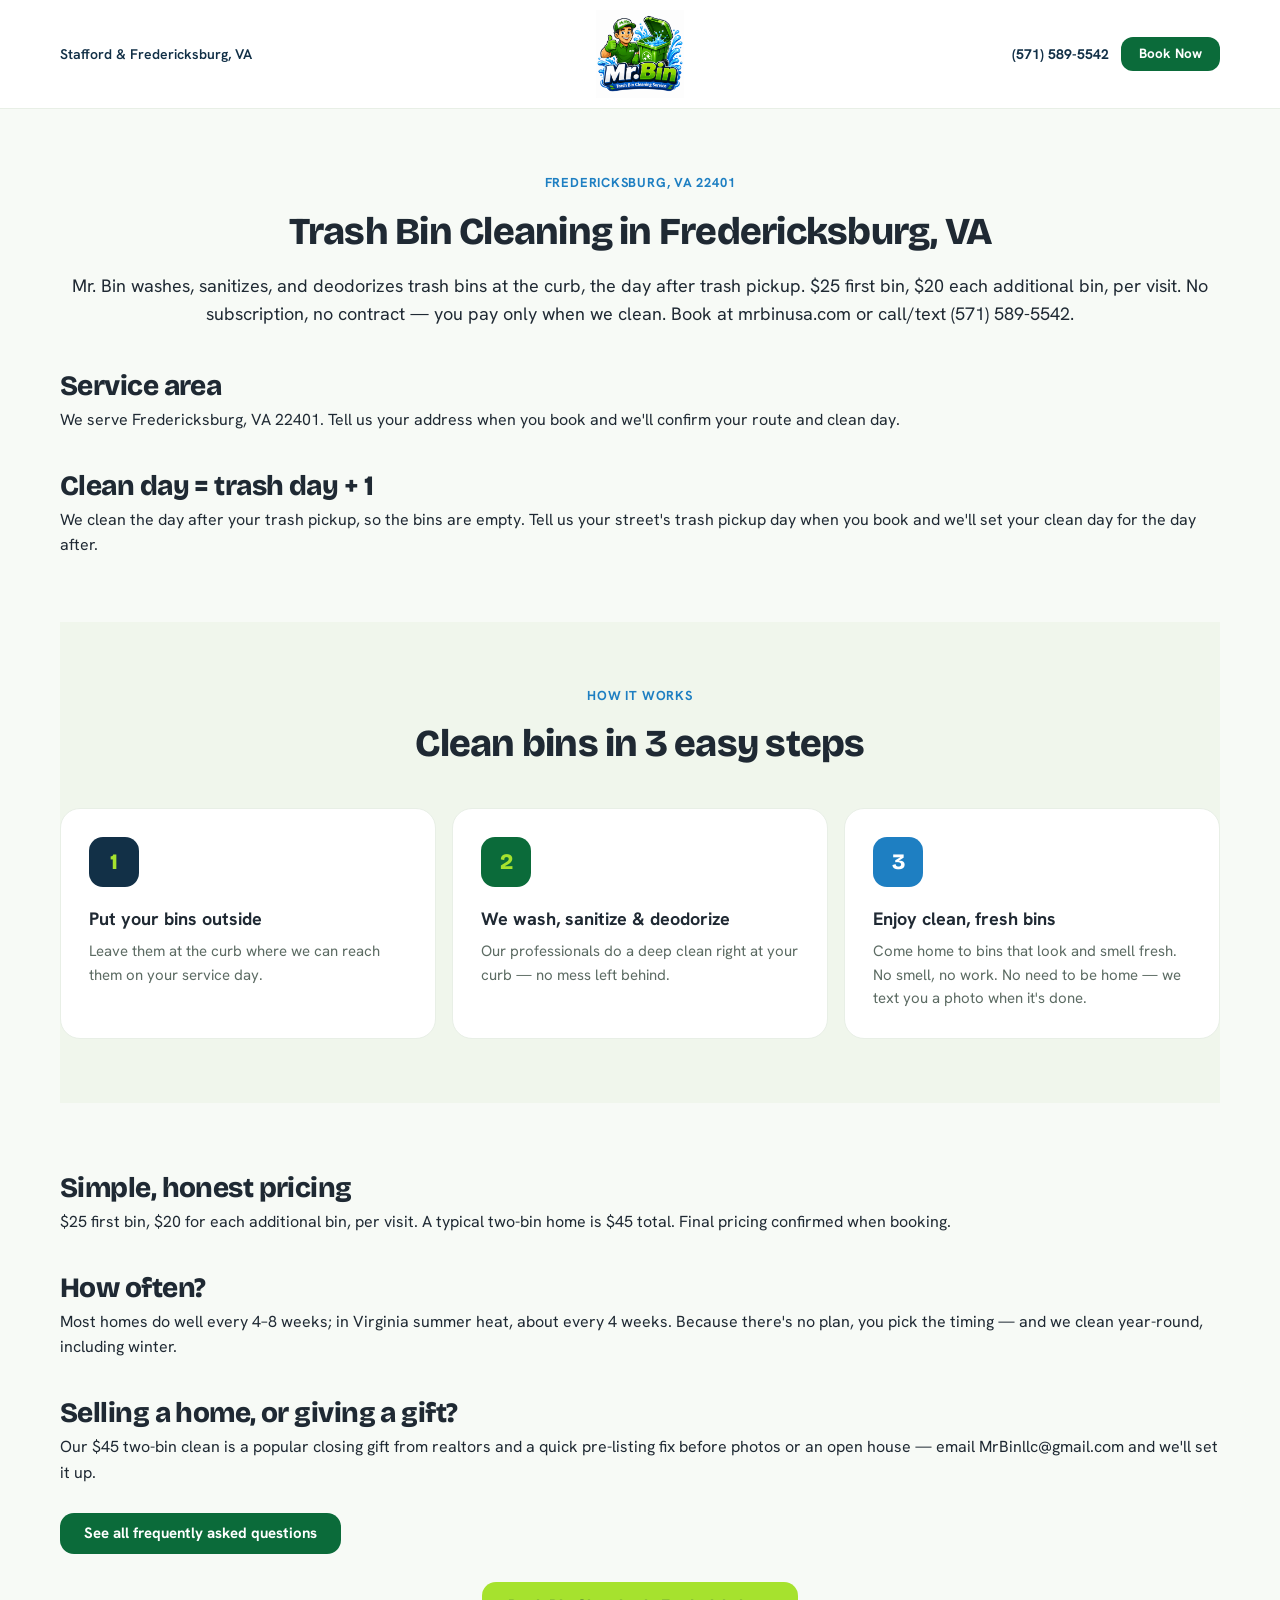
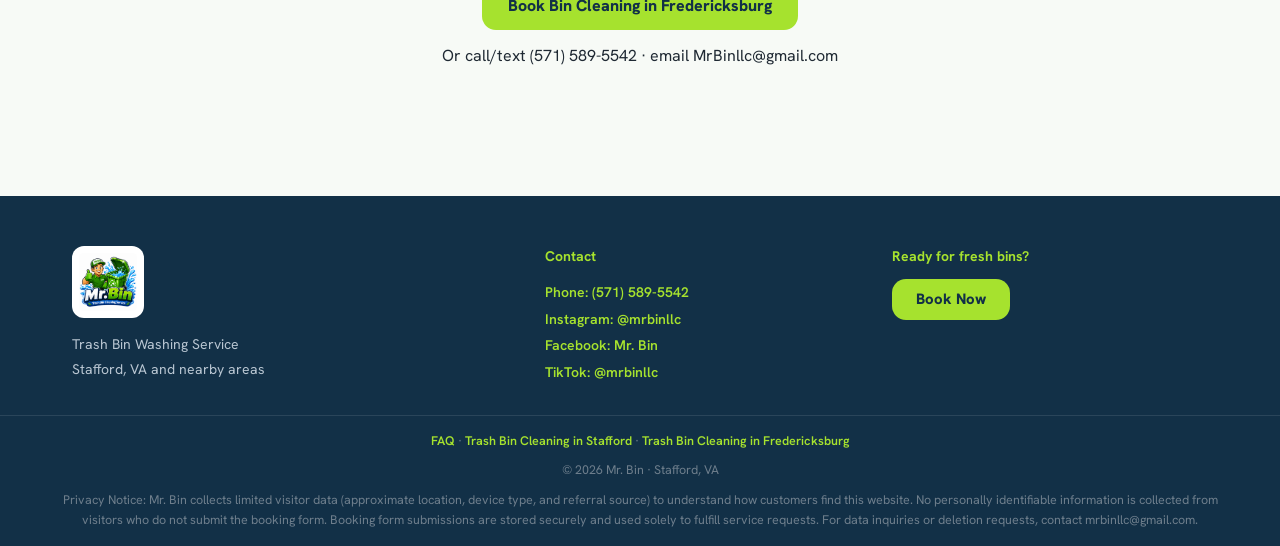
<file: fredericksburg-va-trash-bin-cleaning/index.html>
<!DOCTYPE html>
<html lang="en">
<head>
  <meta charset="UTF-8">
  <meta name="viewport" content="width=device-width, initial-scale=1.0">
  <title>Mr. Bin — Trash Bin Cleaning in Fredericksburg, VA</title>
  <meta name="description" content="Trash bin washing, sanitizing, and deodorizing in Fredericksburg, VA. $25 first bin, $20 each additional bin, per visit. No subscription, no contract. Bins cleaned at the curb the day after trash pickup.">

  <script type="application/ld+json">
  {
    "@context": "https://schema.org",
    "@type": "LocalBusiness",
    "name": "Mr. Bin",
    "description": "Residential trash bin washing, sanitizing, and deodorizing services",
    "url": "https://mrbinusa.com/fredericksburg-va-trash-bin-cleaning/",
    "telephone": "(571) 589-5542",
    "areaServed": [
      { "@type": "City", "name": "Fredericksburg", "addressRegion": "VA", "postalCode": "22401" }
    ],
    "serviceType": "Trash Bin Washing",
    "sameAs": [
      "https://www.instagram.com/mrbinllc/",
      "https://www.facebook.com/profile.php?id=61591574605342",
      "https://www.tiktok.com/@mrbinllc"
    ]
  }
  </script>

  <link rel="preconnect" href="https://fonts.googleapis.com">
  <link rel="preconnect" href="https://fonts.gstatic.com" crossorigin>
  <link href="https://fonts.googleapis.com/css2?family=Bricolage+Grotesque:opsz,wght@12..96,500;12..96,600;12..96,700;12..96,800&family=Hanken+Grotesk:wght@400;500;600;700&display=swap" rel="stylesheet">
  <link rel="stylesheet" href="../style.css?v=2">
  <link rel="icon" type="image/x-icon" href="/favicon.ico">
  <link rel="icon" type="image/png" sizes="192x192" href="/favicon-192.png">
  <link rel="apple-touch-icon" sizes="180x180" href="/apple-touch-icon.png">
</head>
<body>

  <!-- HEADER -->
  <header class="header" role="banner">
    <div class="header-inner">
      <div class="header-location">
        Stafford &amp; Fredericksburg, VA
      </div>
      <a href="/" class="header-logo-link" aria-label="Mr. Bin home">
        <img src="../mrbin-logo.png" alt="Mr. Bin" class="header-logo">
      </a>
      <div class="header-actions">
        <a href="tel:+15715895542" class="header-phone" aria-label="Call us">
          <span class="header-phone-text">(571) 589-5542</span>
        </a>
        <a href="/#book" class="btn btn-green btn-sm">Book Now</a>
      </div>
    </div>
  </header>

  <!-- HERO -->
  <section class="section-pad" aria-label="Trash bin cleaning in Fredericksburg, VA">
    <div class="container">
      <div class="section-hd">
        <div class="section-label">Fredericksburg, VA 22401</div>
        <h1 class="section-title">Trash Bin Cleaning in Fredericksburg, VA</h1>
        <p style="font-size:18px;line-height:1.6;margin-top:12px;">Mr. Bin washes, sanitizes, and deodorizes trash bins at the curb, the day after trash pickup. $25 first bin, $20 each additional bin, per visit. No subscription, no contract — you pay only when we clean. Book at mrbinusa.com or call/text (571) 589-5542.</p>
      </div>

      <div class="section-pad" style="padding-top:0;">
        <h2 class="section-title" style="font-size:28px;">Service area</h2>
        <p style="font-size:16px;line-height:1.6;">We serve Fredericksburg, VA 22401. Tell us your address when you book and we'll confirm your route and clean day.</p>
        <h2 class="section-title" style="font-size:28px;margin-top:32px;">Clean day = trash day + 1</h2>
        <p style="font-size:16px;line-height:1.6;">We clean the day after your trash pickup, so the bins are empty. Tell us your street's trash pickup day when you book and we'll set your clean day for the day after.</p>
      </div>

      <div class="section-alt">
        <div class="container section-pad">
          <div class="section-hd">
            <div class="section-label">How it works</div>
            <h2 class="section-title">Clean bins in 3 easy steps</h2>
          </div>
          <div class="steps-grid">
            <div class="step-card">
              <div class="step-num step-navy">1</div>
              <div class="step-title">Put your bins outside</div>
              <p class="step-desc">Leave them at the curb where we can reach them on your service day.</p>
            </div>
            <div class="step-card">
              <div class="step-num step-green">2</div>
              <div class="step-title">We wash, sanitize &amp; deodorize</div>
              <p class="step-desc">Our professionals do a deep clean right at your curb — no mess left behind.</p>
            </div>
            <div class="step-card">
              <div class="step-num step-blue">3</div>
              <div class="step-title">Enjoy clean, fresh bins</div>
              <p class="step-desc">Come home to bins that look and smell fresh. No smell, no work. No need to be home — we text you a photo when it's done.</p>
            </div>
          </div>
        </div>
      </div>

      <div class="section-pad">
        <h2 class="section-title" style="font-size:28px;">Simple, honest pricing</h2>
        <p style="font-size:16px;line-height:1.6;">$25 first bin, $20 for each additional bin, per visit. A typical two-bin home is $45 total. Final pricing confirmed when booking.</p>
        <h2 class="section-title" style="font-size:28px;margin-top:32px;">How often?</h2>
        <p style="font-size:16px;line-height:1.6;">Most homes do well every 4–8 weeks; in Virginia summer heat, about every 4 weeks. Because there's no plan, you pick the timing — and we clean year-round, including winter.</p>
        <h2 class="section-title" style="font-size:28px;margin-top:32px;">Selling a home, or giving a gift?</h2>
        <p style="font-size:16px;line-height:1.6;">Our $45 two-bin clean is a popular closing gift from realtors and a quick pre-listing fix before photos or an open house — email MrBinllc@gmail.com and we'll set it up.</p>
        <p style="margin-top:28px;"><a href="/faq/" class="btn btn-green btn-md">See all frequently asked questions</a></p>
        <p style="margin-top:28px;text-align:center;"><a href="/#book" class="btn btn-lime btn-lg">Book Bin Cleaning in Fredericksburg</a></p>
        <p style="text-align:center;margin-top:14px;">Or call/text (571) 589-5542 &middot; email MrBinllc@gmail.com</p>
      </div>
    </div>
  </section>

  <!-- FOOTER -->
  <footer class="footer" role="contentinfo">
    <div class="container footer-inner">
      <div class="footer-brand">
        <img src="../mrbin-logo.png" alt="Mr. Bin" class="footer-logo">
        <div class="footer-tagline">Trash Bin Washing Service<br>Stafford, VA and nearby areas</div>
      </div>
      <div class="footer-contact">
        <div class="footer-col-title">Contact</div>
        <div class="footer-contact-info">
          <a href="tel:+15715895542" class="footer-social-link">Phone: (571) 589-5542</a><br>
          <a href="https://www.instagram.com/mrbinllc/" target="_blank" rel="noopener" class="footer-social-link">Instagram: @mrbinllc</a><br>
          <a href="https://www.facebook.com/profile.php?id=61591574605342" target="_blank" rel="noopener" class="footer-social-link">Facebook: Mr. Bin</a><br>
          <a href="https://www.tiktok.com/@mrbinllc" target="_blank" rel="noopener" class="footer-social-link">TikTok: @mrbinllc</a>
        </div>
      </div>
      <div class="footer-cta-col">
        <div class="footer-col-title">Ready for fresh bins?</div>
        <a href="/#book" class="btn btn-lime btn-md">Book Now</a>
      </div>
    </div>
    <div class="footer-bar">
      <div class="container footer-bar-inner">
        <p style="margin:0 0 10px;"><a href="/faq/" class="footer-social-link">FAQ</a> &middot; <a href="/stafford-va-trash-bin-cleaning/" class="footer-social-link">Trash Bin Cleaning in Stafford</a> &middot; <a href="/fredericksburg-va-trash-bin-cleaning/" class="footer-social-link">Trash Bin Cleaning in Fredericksburg</a></p>
        &copy; 2026 Mr. Bin &middot; Stafford, VA
        <p style="margin:10px 0 0;line-height:1.6;">Privacy Notice: Mr. Bin collects limited visitor data (approximate location, device type, and referral source) to understand how customers find this website. No personally identifiable information is collected from visitors who do not submit the booking form. Booking form submissions are stored securely and used solely to fulfill service requests. For data inquiries or deletion requests, contact mrbinllc@gmail.com.</p>
      </div>
    </div>
  </footer>

</body>
</html>
</file>
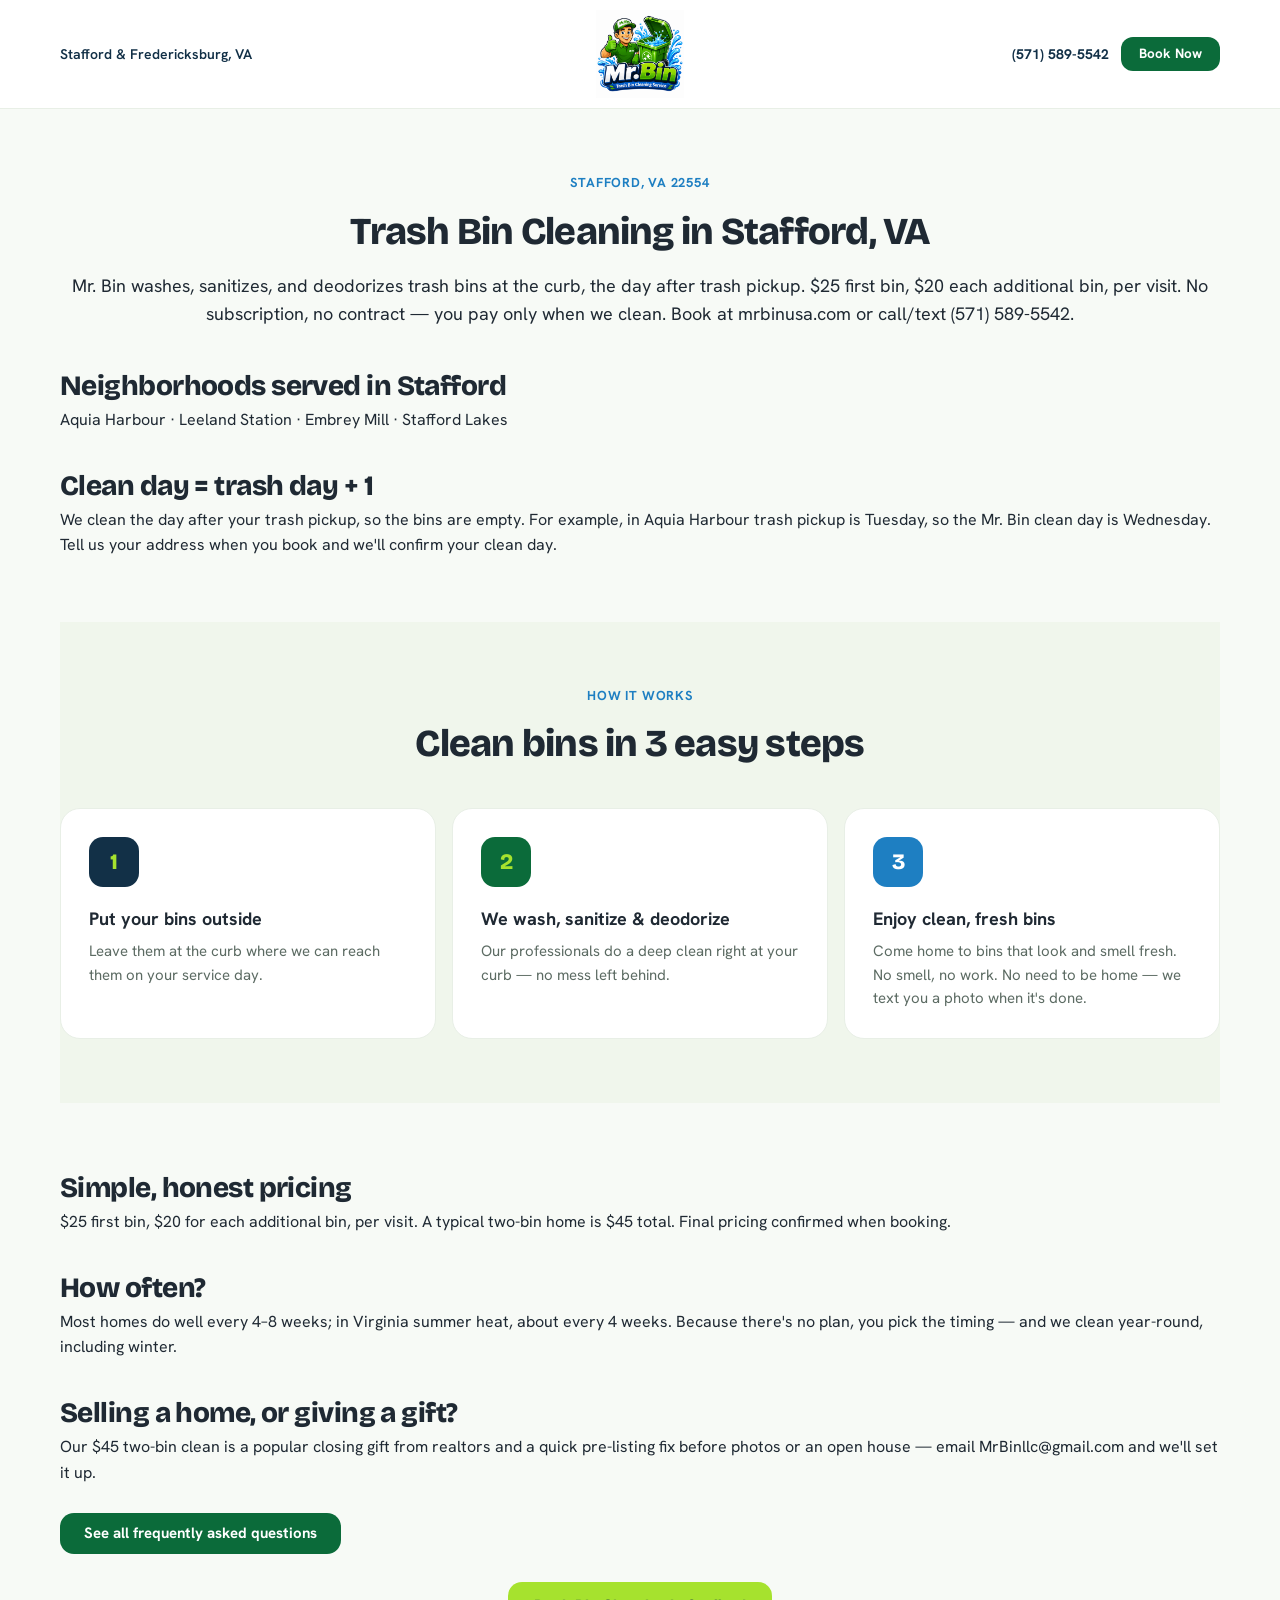
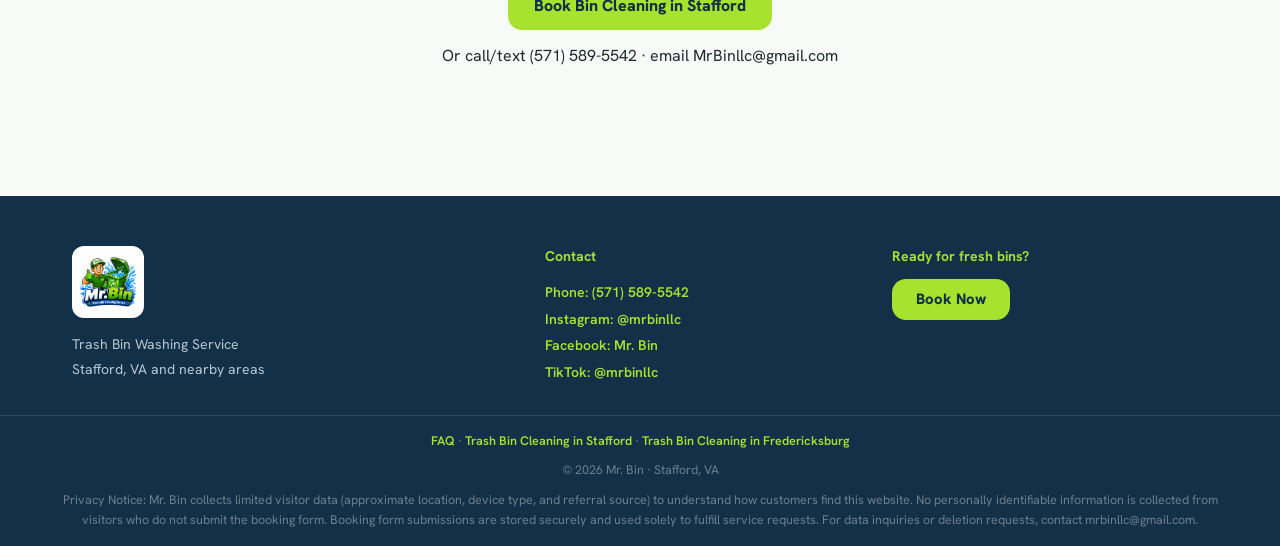
<file: stafford-va-trash-bin-cleaning/index.html>
<!DOCTYPE html>
<html lang="en">
<head>
  <meta charset="UTF-8">
  <meta name="viewport" content="width=device-width, initial-scale=1.0">
  <title>Mr. Bin — Trash Bin Cleaning in Stafford, VA</title>
  <meta name="description" content="Trash bin washing, sanitizing, and deodorizing in Stafford, VA. $25 first bin, $20 each additional bin, per visit. No subscription, no contract. Bins cleaned at the curb the day after trash pickup.">

  <script type="application/ld+json">
  {
    "@context": "https://schema.org",
    "@type": "LocalBusiness",
    "name": "Mr. Bin",
    "description": "Residential trash bin washing, sanitizing, and deodorizing services",
    "url": "https://mrbinusa.com/stafford-va-trash-bin-cleaning/",
    "telephone": "(571) 589-5542",
    "areaServed": [
      { "@type": "City", "name": "Stafford", "addressRegion": "VA", "postalCode": "22554" }
    ],
    "serviceType": "Trash Bin Washing",
    "sameAs": [
      "https://www.instagram.com/mrbinllc/",
      "https://www.facebook.com/profile.php?id=61591574605342",
      "https://www.tiktok.com/@mrbinllc"
    ]
  }
  </script>

  <link rel="preconnect" href="https://fonts.googleapis.com">
  <link rel="preconnect" href="https://fonts.gstatic.com" crossorigin>
  <link href="https://fonts.googleapis.com/css2?family=Bricolage+Grotesque:opsz,wght@12..96,500;12..96,600;12..96,700;12..96,800&family=Hanken+Grotesk:wght@400;500;600;700&display=swap" rel="stylesheet">
  <link rel="stylesheet" href="../style.css?v=2">
  <link rel="icon" type="image/x-icon" href="/favicon.ico">
  <link rel="icon" type="image/png" sizes="192x192" href="/favicon-192.png">
  <link rel="apple-touch-icon" sizes="180x180" href="/apple-touch-icon.png">
</head>
<body>

  <!-- HEADER -->
  <header class="header" role="banner">
    <div class="header-inner">
      <div class="header-location">
        Stafford &amp; Fredericksburg, VA
      </div>
      <a href="/" class="header-logo-link" aria-label="Mr. Bin home">
        <img src="../mrbin-logo.png" alt="Mr. Bin" class="header-logo">
      </a>
      <div class="header-actions">
        <a href="tel:+15715895542" class="header-phone" aria-label="Call us">
          <span class="header-phone-text">(571) 589-5542</span>
        </a>
        <a href="/#book" class="btn btn-green btn-sm">Book Now</a>
      </div>
    </div>
  </header>

  <!-- HERO -->
  <section class="section-pad" aria-label="Trash bin cleaning in Stafford, VA">
    <div class="container">
      <div class="section-hd">
        <div class="section-label">Stafford, VA 22554</div>
        <h1 class="section-title">Trash Bin Cleaning in Stafford, VA</h1>
        <p style="font-size:18px;line-height:1.6;margin-top:12px;">Mr. Bin washes, sanitizes, and deodorizes trash bins at the curb, the day after trash pickup. $25 first bin, $20 each additional bin, per visit. No subscription, no contract — you pay only when we clean. Book at mrbinusa.com or call/text (571) 589-5542.</p>
      </div>

      <div class="section-pad" style="padding-top:0;">
        <h2 class="section-title" style="font-size:28px;">Neighborhoods served in Stafford</h2>
        <p style="font-size:16px;line-height:1.6;">Aquia Harbour &middot; Leeland Station &middot; Embrey Mill &middot; Stafford Lakes</p>
        <h2 class="section-title" style="font-size:28px;margin-top:32px;">Clean day = trash day + 1</h2>
        <p style="font-size:16px;line-height:1.6;">We clean the day after your trash pickup, so the bins are empty. For example, in Aquia Harbour trash pickup is Tuesday, so the Mr. Bin clean day is Wednesday. Tell us your address when you book and we'll confirm your clean day.</p>
      </div>

      <div class="section-alt">
        <div class="container section-pad">
          <div class="section-hd">
            <div class="section-label">How it works</div>
            <h2 class="section-title">Clean bins in 3 easy steps</h2>
          </div>
          <div class="steps-grid">
            <div class="step-card">
              <div class="step-num step-navy">1</div>
              <div class="step-title">Put your bins outside</div>
              <p class="step-desc">Leave them at the curb where we can reach them on your service day.</p>
            </div>
            <div class="step-card">
              <div class="step-num step-green">2</div>
              <div class="step-title">We wash, sanitize &amp; deodorize</div>
              <p class="step-desc">Our professionals do a deep clean right at your curb — no mess left behind.</p>
            </div>
            <div class="step-card">
              <div class="step-num step-blue">3</div>
              <div class="step-title">Enjoy clean, fresh bins</div>
              <p class="step-desc">Come home to bins that look and smell fresh. No smell, no work. No need to be home — we text you a photo when it's done.</p>
            </div>
          </div>
        </div>
      </div>

      <div class="section-pad">
        <h2 class="section-title" style="font-size:28px;">Simple, honest pricing</h2>
        <p style="font-size:16px;line-height:1.6;">$25 first bin, $20 for each additional bin, per visit. A typical two-bin home is $45 total. Final pricing confirmed when booking.</p>
        <h2 class="section-title" style="font-size:28px;margin-top:32px;">How often?</h2>
        <p style="font-size:16px;line-height:1.6;">Most homes do well every 4–8 weeks; in Virginia summer heat, about every 4 weeks. Because there's no plan, you pick the timing — and we clean year-round, including winter.</p>
        <h2 class="section-title" style="font-size:28px;margin-top:32px;">Selling a home, or giving a gift?</h2>
        <p style="font-size:16px;line-height:1.6;">Our $45 two-bin clean is a popular closing gift from realtors and a quick pre-listing fix before photos or an open house — email MrBinllc@gmail.com and we'll set it up.</p>
        <p style="margin-top:28px;"><a href="/faq/" class="btn btn-green btn-md">See all frequently asked questions</a></p>
        <p style="margin-top:28px;text-align:center;"><a href="/#book" class="btn btn-lime btn-lg">Book Bin Cleaning in Stafford</a></p>
        <p style="text-align:center;margin-top:14px;">Or call/text (571) 589-5542 &middot; email MrBinllc@gmail.com</p>
      </div>
    </div>
  </section>

  <!-- FOOTER -->
  <footer class="footer" role="contentinfo">
    <div class="container footer-inner">
      <div class="footer-brand">
        <img src="../mrbin-logo.png" alt="Mr. Bin" class="footer-logo">
        <div class="footer-tagline">Trash Bin Washing Service<br>Stafford, VA and nearby areas</div>
      </div>
      <div class="footer-contact">
        <div class="footer-col-title">Contact</div>
        <div class="footer-contact-info">
          <a href="tel:+15715895542" class="footer-social-link">Phone: (571) 589-5542</a><br>
          <a href="https://www.instagram.com/mrbinllc/" target="_blank" rel="noopener" class="footer-social-link">Instagram: @mrbinllc</a><br>
          <a href="https://www.facebook.com/profile.php?id=61591574605342" target="_blank" rel="noopener" class="footer-social-link">Facebook: Mr. Bin</a><br>
          <a href="https://www.tiktok.com/@mrbinllc" target="_blank" rel="noopener" class="footer-social-link">TikTok: @mrbinllc</a>
        </div>
      </div>
      <div class="footer-cta-col">
        <div class="footer-col-title">Ready for fresh bins?</div>
        <a href="/#book" class="btn btn-lime btn-md">Book Now</a>
      </div>
    </div>
    <div class="footer-bar">
      <div class="container footer-bar-inner">
        <p style="margin:0 0 10px;"><a href="/faq/" class="footer-social-link">FAQ</a> &middot; <a href="/stafford-va-trash-bin-cleaning/" class="footer-social-link">Trash Bin Cleaning in Stafford</a> &middot; <a href="/fredericksburg-va-trash-bin-cleaning/" class="footer-social-link">Trash Bin Cleaning in Fredericksburg</a></p>
        &copy; 2026 Mr. Bin &middot; Stafford, VA
        <p style="margin:10px 0 0;line-height:1.6;">Privacy Notice: Mr. Bin collects limited visitor data (approximate location, device type, and referral source) to understand how customers find this website. No personally identifiable information is collected from visitors who do not submit the booking form. Booking form submissions are stored securely and used solely to fulfill service requests. For data inquiries or deletion requests, contact mrbinllc@gmail.com.</p>
      </div>
    </div>
  </footer>

</body>
</html>
</file>
<file: style.css>
/* ==============================
   TOKENS
   ============================== */
:root {
  --green:      #0B6B3A;
  --lime:       #A6E22E;
  --navy:       #123047;
  --blue:       #1E7FC2;
  --bg:         #F7FAF6;
  --text:       #1F2933;
  --navy-dark:  #0E3A57;
  --muted:      #5C6B63;
  --lime-light: #EAF7DB;
  --blue-light: #E3F1FB;
  --green-light:#F0F6EC;
  --border:     #E8EFE6;
  --border-in:  #DCE6DA;
  --input-bg:   #FBFDFA;
  --steel:      #B9C6D2;
  --lime-pale:  #CBEE8C;
  --slate:      #6E7E8C;
}

/* ==============================
   BASE RESET
   ============================== */
*, *::before, *::after {
  box-sizing: border-box;
  -webkit-tap-highlight-color: transparent;
}
html { scroll-behavior: smooth; }
body {
  margin: 0;
  font-family: 'Hanken Grotesk', sans-serif;
  color: var(--text);
  background: var(--bg);
  font-size: 16px;
  line-height: 1.5;
}
img { display: block; max-width: 100%; }
a { text-decoration: none; color: inherit; }
p { margin: 0; }
h1, h2 { margin: 0; }
input, textarea, button, select { font-family: inherit; }
input:focus, textarea:focus {
  outline: none;
  border-color: var(--blue) !important;
  box-shadow: 0 0 0 3px rgba(30,127,194,.15) !important;
}

/* ==============================
   LAYOUT
   ============================== */
.container {
  width: 100%;
  max-width: 1200px;
  margin: 0 auto;
  padding: 0 20px;
}
.section-pad  { padding: 48px 0; }
.section-alt  { background: var(--green-light); }
.faq-container { max-width: 1000px; }

/* ==============================
   TYPOGRAPHY HELPERS
   ============================== */
.section-label {
  font-weight: 700;
  font-size: 13px;
  color: var(--blue);
  letter-spacing: .06em;
  text-transform: uppercase;
  margin-bottom: 10px;
}
.section-title {
  font-family: 'Bricolage Grotesque', sans-serif;
  font-weight: 800;
  font-size: 30px;
  letter-spacing: -.02em;
  color: var(--text);
}
.section-hd {
  text-align: center;
  margin-bottom: 36px;
}
.text-lime { color: var(--lime); }

/* ==============================
   BUTTONS
   ============================== */
.btn {
  display: inline-block;
  font-weight: 700;
  border-radius: 14px;
  cursor: pointer;
  border: none;
  text-align: center;
  transition: opacity .15s ease, transform .1s ease;
  line-height: 1;
}
.btn:hover  { opacity: .88; }
.btn:active { transform: scale(.97); }

.btn-green  { background: var(--green); color: #fff; }
.btn-lime   { background: var(--lime); color: var(--navy); font-weight: 800; }
.btn-ghost  {
  background: rgba(255,255,255,.1);
  border: 1.5px solid rgba(255,255,255,.4);
  color: #fff;
}

.btn-sm  { font-size: 13.5px; padding: 10px 18px; border-radius: 12px; }
.btn-md  { font-size: 15px;   padding: 13px 24px; }
.btn-lg  { font-size: 16px;   padding: 16px 26px; }

.btn-price {
  display: block;
  text-align: center;
  font-size: 15px;
  padding: 14px;
  border-radius: 14px;
  margin-top: 24px;
  font-weight: 800;
}
.btn-price-light {
  display: block;
  text-align: center;
  background: var(--green-light);
  color: var(--green);
  font-weight: 700;
  font-size: 15px;
  padding: 14px;
  border-radius: 14px;
  margin-top: 24px;
}
.btn-price-light:hover { background: #dcefd6; }

/* ==============================
   HEADER
   ============================== */
.header {
  background: #fff;
  border-bottom: 1px solid var(--border);
  position: sticky;
  top: 0;
  z-index: 50;
}
.header-inner {
  max-width: 1200px;
  margin: 0 auto;
  padding: 10px 20px;
  display: grid;
  grid-template-columns: 1fr auto 1fr;
  align-items: center;
  gap: 12px;
}
.header-location {
  display: flex;
  align-items: center;
  gap: 6px;
  color: var(--navy);
  font-size: 12px;
  font-weight: 600;
}
.header-logo-link { display: flex; justify-content: center; }
.header-logo      { height: 52px; width: auto; }
.header-actions   {
  display: flex;
  align-items: center;
  justify-content: flex-end;
  gap: 12px;
}
.header-phone {
  display: flex;
  align-items: center;
  gap: 6px;
  color: var(--navy);
  font-weight: 700;
  font-size: 14px;
}
.header-phone-text { display: none; }

/* ==============================
   HERO
   ============================== */
.hero {
  background: linear-gradient(135deg, var(--navy-dark) 0%, var(--green) 100%);
  color: #fff;
  position: relative;
  overflow: hidden;
  scroll-margin-top: 72px;
}
.hero-glow {
  position: absolute;
  inset: 0;
  background: radial-gradient(60% 80% at 85% 30%, rgba(166,226,46,.18) 0%, transparent 60%);
  pointer-events: none;
}
.hero-inner {
  max-width: 1200px;
  margin: 0 auto;
  padding: 44px 20px 52px;
  position: relative;
  display: flex;
  flex-direction: column;
  gap: 36px;
}

.eyebrow-badge {
  display: inline-flex;
  align-items: center;
  gap: 8px;
  background: rgba(255,255,255,.12);
  border: 1px solid rgba(255,255,255,.2);
  padding: 7px 14px;
  border-radius: 999px;
  font-size: 13px;
  font-weight: 600;
  color: #CFEBFF;
  margin-bottom: 18px;
}
.badge-dot {
  width: 7px;
  height: 7px;
  border-radius: 50%;
  background: var(--lime);
  box-shadow: 0 0 0 3px rgba(166,226,46,.3);
  flex-shrink: 0;
}
.hero-headline {
  font-family: 'Bricolage Grotesque', sans-serif;
  font-weight: 800;
  font-size: 38px;
  line-height: 1.05;
  letter-spacing: -.03em;
  margin-bottom: 16px;
}
.hero-sub {
  font-size: 17px;
  line-height: 1.55;
  color: #D6E4DD;
  margin-bottom: 28px;
  max-width: 46ch;
}
.hero-btns {
  display: flex;
  gap: 12px;
  flex-wrap: wrap;
}
.hero-trust {
  display: flex;
  flex-wrap: wrap;
  gap: 16px;
  margin-top: 22px;
  color: #CFE3D8;
  font-size: 13px;
  font-weight: 600;
}
.hero-trust span { display: flex; align-items: center; gap: 6px; }
.stars { color: var(--lime); letter-spacing: 1px; }

.hero-visual { display: flex; justify-content: center; }
.hero-card {
  background: #fff;
  border-radius: 24px;
  padding: 18px;
  box-shadow: 0 28px 56px -18px rgba(0,0,0,.45);
  width: 100%;
  max-width: 340px;
}
.hero-img { width: 100%; border-radius: 12px; }

/* ==============================
   BENEFIT BAR
   ============================== */
.benefit-grid {
  display: grid;
  grid-template-columns: 1fr 1fr;
  gap: 14px;
}
.benefit-card {
  background: #fff;
  border: 1px solid var(--border);
  border-radius: 18px;
  padding: 20px;
  display: flex;
  flex-direction: column;
  gap: 12px;
}
.benefit-icon {
  width: 44px;
  height: 44px;
  border-radius: 12px;
  display: flex;
  align-items: center;
  justify-content: center;
  flex-shrink: 0;
}
.icon-green { background: var(--lime-light); }
.icon-blue  { background: var(--blue-light); }
.benefit-label { font-weight: 700; font-size: 15px; }

/* ==============================
   HOW IT WORKS
   ============================== */
.steps-grid {
  display: grid;
  gap: 16px;
}
.step-card {
  background: #fff;
  border: 1px solid var(--border);
  border-radius: 20px;
  padding: 28px;
}
.step-num {
  width: 50px;
  height: 50px;
  border-radius: 14px;
  font-family: 'Bricolage Grotesque', sans-serif;
  font-weight: 800;
  font-size: 22px;
  display: flex;
  align-items: center;
  justify-content: center;
  margin-bottom: 18px;
}
.step-navy  { background: var(--navy);  color: var(--lime); }
.step-green { background: var(--green); color: var(--lime); }
.step-blue  { background: var(--blue);  color: #fff; }
.step-title { font-weight: 700; font-size: 18px; margin-bottom: 8px; }
.step-desc  { font-size: 15px; color: var(--muted); line-height: 1.55; }

/* ==============================
   CTA STRIP
   ============================== */
.cta-strip {
  background: var(--green-light);
  border-top: 1px solid var(--border);
  border-bottom: 1px solid var(--border);
  padding: 20px 0;
}
.cta-strip-inner {
  display: flex;
  align-items: center;
  justify-content: space-between;
  gap: 16px;
  flex-wrap: wrap;
}
.cta-strip-inner > span {
  font-weight: 600;
  font-size: 16px;
  color: var(--green);
}

/* ==============================
   PRICING
   ============================== */
.pricing-grid {
  display: block;
}
.pricing-card {
  background: #fff;
  border: 1px solid var(--border);
  border-radius: 22px;
  padding: 30px;
  position: relative;
  width: 100%;
  max-width: 480px;
  margin: 0 auto;
}
.pricing-name  { font-weight: 700; font-size: 18px; margin-bottom: 16px; }
.pricing-price {
  font-family: 'Bricolage Grotesque', sans-serif;
  font-weight: 800;
  font-size: 44px;
  color: var(--navy);
  line-height: 1;
  margin-bottom: 4px;
}
.pricing-unit       { font-size: 16px; font-weight: 600; color: var(--muted); }
.pricing-additional {
  font-size: 20px;
  font-weight: 700;
  color: var(--navy);
  margin-top: 14px;
  margin-bottom: 28px;
}
.pricing-note {
  text-align: center;
  font-size: 13.5px;
  color: var(--muted);
  margin-top: 20px;
}

/* ==============================
   PAYMENTS ACCEPTED
   ============================== */
.pay-band {
  background: var(--bg);
  border-top: 1px solid var(--border);
  border-bottom: 1px solid var(--border);
}
.pay-methods {
  display: flex;
  flex-wrap: wrap;
  justify-content: center;
  gap: 40px;
  margin-top: 32px;
}
.pay-item {
  display: flex;
  flex-direction: column;
  align-items: center;
  gap: 8px;
}
.pay-logo {
  width: 80px;
  height: 80px;
  object-fit: contain;
}
.pay-name {
  font-weight: 700;
  font-size: 15px;
  color: var(--navy);
}
.pay-detail {
  font-size: 14px;
  color: var(--muted);
  user-select: all;
}

/* ==============================
   REVIEWS
   ============================== */
/* Structure is viewport > track > cards. The viewport clips and caps the
   width; the track is the element a future carousel would translate. Cards
   are full-width of the viewport, so N reviews sit side by side in the track
   ready to be paged through. Mobile-first values here; desktop overrides
   live in the 768px breakpoint block below. */
.reviews-viewport {
  max-width: 620px;
  margin: 0 auto;
  overflow: hidden;
}
.reviews-track {
  display: flex;
  align-items: flex-start;
}
.review-card {
  flex: 0 0 100%;
  min-width: 0;              /* let the card shrink inside the flex track */
  box-sizing: border-box;
  background: #fff;
  border: 1px solid var(--border);
  border-radius: 22px;
  padding: 22px;
  display: flex;
  flex-direction: column;
  gap: 13px;
  box-shadow: 0 2px 10px rgba(11, 107, 58, .06);
}
.review-stars { font-size: 17px; letter-spacing: 2px; }

/* Safety net until slide navigation is built: with a single review the track
   behaves as a carousel of one. With two or more, the cards stack instead of
   sitting in a clipped row, so a newly added review is never invisible.
   Delete this rule when arrow/swipe navigation lands. */
.reviews-track:not([data-review-count="1"]) {
  flex-wrap: wrap;
  gap: 20px;
}
.reviews-track:not([data-review-count="1"]) > .review-card {
  flex: 1 1 100%;
}


.review-text {
  margin: 0;
  font-size: 15px;
  line-height: 1.6;
  color: var(--text);
}

/* Before/after pair. Always two columns side by side, never wider than the
   card. The fixed row height plus object-fit: cover keeps the two photos
   matched even though their aspect ratios differ. */
.review-photos {
  display: grid;
  grid-template-columns: 1fr 1fr;
  gap: 10px;
  margin-top: 2px;
  min-width: 0;
}
.review-photo {
  margin: 0;
  min-width: 0;
  display: flex;
  flex-direction: column;
  gap: 6px;
}
.review-photo-label {
  font-size: 11px;
  font-weight: 700;
  color: var(--muted);
  letter-spacing: .07em;
  text-transform: uppercase;
}
.review-photo img {
  display: block;
  width: 100%;
  max-width: 100%;
  height: 170px;             /* mobile height; desktop raises this to 280px */
  object-fit: cover;
  object-position: center;
  border-radius: 14px;
  border: 1px solid var(--border-in);
}

.review-meta {
  display: flex;
  align-items: baseline;
  flex-wrap: wrap;
  gap: 10px;
  margin-top: 2px;
}
.review-name   { font-weight: 700; font-size: 16px; color: var(--navy); }
.review-source { font-size: 13px; color: var(--muted); }

/* ==============================
   WHY CHOOSE + SERVICE AREA
   ============================== */
.why-area-grid { display: grid; gap: 32px; }
.why-title {
  font-family: 'Bricolage Grotesque', sans-serif;
  font-weight: 800;
  font-size: 26px;
  letter-spacing: -.02em;
  margin-bottom: 20px;
}
.why-list { display: flex; flex-direction: column; gap: 12px; }
.why-item {
  display: flex;
  align-items: center;
  gap: 14px;
  background: #fff;
  border: 1px solid var(--border);
  border-radius: 14px;
  padding: 16px 18px;
  font-weight: 600;
  font-size: 15.5px;
}
.why-item svg { flex-shrink: 0; }

.service-area-card {
  background: var(--navy);
  border-radius: 22px;
  padding: 26px;
  color: #fff;
  display: flex;
  flex-direction: column;
}
.sa-label {
  font-weight: 700;
  font-size: 12px;
  color: var(--lime);
  letter-spacing: .06em;
  text-transform: uppercase;
  margin-bottom: 8px;
}
.sa-title {
  font-family: 'Bricolage Grotesque', sans-serif;
  font-weight: 700;
  font-size: 20px;
  line-height: 1.35;
  margin-bottom: 18px;
}
.service-map-container {
  flex: 1;
  min-height: 220px;
  border-radius: 16px;
  overflow: hidden;
  margin-bottom: 16px;
  background: rgba(255,255,255,.06);
}
.area-badges { display: flex; flex-wrap: wrap; gap: 8px; }
.area-badge {
  background: rgba(166,226,46,.15);
  color: var(--lime-pale);
  font-weight: 600;
  font-size: 13.5px;
  padding: 7px 15px;
  border-radius: 999px;
}


/* ==============================
   BOOKING FORM
   ============================== */
.booking-section {
  background: linear-gradient(135deg, var(--navy-dark) 0%, var(--green) 100%);
  color: #fff;
  scroll-margin-top: 72px;
}
.booking-inner {
  max-width: 1080px;
  margin: 0 auto;
  padding: 56px 20px;
  display: grid;
  gap: 40px;
}
.booking-eyebrow {
  font-weight: 700;
  font-size: 13px;
  color: var(--lime);
  letter-spacing: .06em;
  text-transform: uppercase;
  margin-bottom: 10px;
}
.booking-title {
  font-family: 'Bricolage Grotesque', sans-serif;
  font-weight: 800;
  font-size: 34px;
  letter-spacing: -.02em;
  margin-bottom: 14px;
  line-height: 1.08;
}
.booking-sub {
  font-size: 16px;
  color: #D6E4DD;
  line-height: 1.55;
  margin-bottom: 26px;
}
.booking-checks { display: flex; flex-direction: column; gap: 13px; }
.booking-check  {
  display: flex;
  align-items: center;
  gap: 10px;
  font-size: 15px;
  color: #E4EFE9;
}

.booking-form {
  background: #fff;
  border-radius: 22px;
  padding: 24px;
  display: grid;
  grid-template-columns: 1fr;
  gap: 16px;
  color: var(--text);
  box-shadow: 0 28px 56px -22px rgba(0,0,0,.5);
}

.field          { display: flex; flex-direction: column; gap: 6px; }
.field-full     { /* inherits full width in single-column */ }
.field-label    { font-weight: 600; font-size: 13.5px; }
.field-opt      { color: #9AA8A0; font-weight: 500; }
.field-input {
  border: 1.5px solid var(--border-in);
  border-radius: 12px;
  padding: 13px;
  font-size: 15px;
  background: var(--input-bg);
  color: var(--text);
  width: 100%;
}

.bin-counter {
  display: flex;
  align-items: center;
  gap: 12px;
}
.bin-btn {
  width: 44px;
  height: 44px;
  border-radius: 12px;
  border: 1.5px solid var(--border-in);
  background: var(--input-bg);
  font-size: 22px;
  font-weight: 700;
  color: var(--green);
  cursor: pointer;
  display: flex;
  align-items: center;
  justify-content: center;
  line-height: 1;
  transition: background .12s;
}
.bin-btn:hover  { background: var(--green-light); }
.bin-count {
  font-family: 'Bricolage Grotesque', sans-serif;
  font-weight: 800;
  font-size: 22px;
  min-width: 28px;
  text-align: center;
}

.btn-submit {
  width: 100%;
  background: var(--green);
  color: #fff;
  font-family: 'Hanken Grotesk', sans-serif;
  font-size: 16px;
  font-weight: 700;
  padding: 17px;
  border: none;
  border-radius: 16px;
  cursor: pointer;
  box-shadow: 0 10px 22px -8px rgba(11,107,58,.5);
  transition: opacity .15s, transform .1s;
}
.btn-submit:hover  { opacity: .9; }
.btn-submit:active { transform: scale(.98); }
.form-note {
  text-align: center;
  font-size: 13px;
  color: var(--muted);
  margin: 0;
}

.booking-success {
  background: #fff;
  border-radius: 22px;
  padding: 48px 32px;
  text-align: center;
  color: var(--text);
  box-shadow: 0 28px 56px -22px rgba(0,0,0,.5);
  animation: mbFade .4s ease;
}
.success-icon {
  width: 64px;
  height: 64px;
  border-radius: 50%;
  background: var(--lime-light);
  display: flex;
  align-items: center;
  justify-content: center;
  margin: 0 auto 16px;
}
.success-title {
  font-family: 'Bricolage Grotesque', sans-serif;
  font-weight: 800;
  font-size: 24px;
  margin-bottom: 10px;
}
.success-sub { font-size: 15px; color: var(--muted); line-height: 1.55; }

/* ==============================
   FAQ
   ============================== */
.faq-grid { display: grid; gap: 14px; }
.faq-card {
  background: #fff;
  border: 1px solid var(--border);
  border-radius: 16px;
  padding: 24px;
}
.faq-q { font-weight: 700; font-size: 17px; margin-bottom: 8px; }
.faq-a { font-size: 15px; color: var(--muted); line-height: 1.55; }

/* ==============================
   FOOTER
   ============================== */
.footer { background: var(--navy); color: #fff; }
.footer-inner {
  padding: 44px 20px 28px;
  display: grid;
  gap: 30px;
}
.footer-logo {
  height: 72px;
  width: auto;
  background: #fff;
  border-radius: 12px;
  padding: 7px;
  margin-bottom: 14px;
}
.footer-tagline { font-size: 14px; line-height: 1.8; color: var(--steel); }
.footer-col-title { font-weight: 700; font-size: 14px; color: var(--lime); margin-bottom: 12px; }
.footer-contact-info { font-size: 14px; line-height: 1.9; color: var(--steel); }
.footer-social-link { color: var(--lime); font-weight: 600; text-decoration: none; }
.footer-social-link:hover { text-decoration: underline; }
.footer-bar { border-top: 1px solid rgba(255,255,255,.1); }
.footer-bar-inner {
  padding: 16px 20px;
  text-align: center;
  font-size: 12.5px;
  color: var(--slate);
}

/* ==============================
   ANIMATION
   ============================== */
@keyframes mbFade {
  from { opacity: 0; transform: translateY(8px); }
  to   { opacity: 1; transform: none; }
}

/* ==============================
   DESKTOP BREAKPOINT
   ============================== */
@media (min-width: 768px) {

  .section-pad { padding: 64px 0; }

  /* Header */
  .header-logo { height: 88px; }
  .header-location { font-size: 14px; }
  .header-phone-text { display: inline; }

  /* Hero */
  .hero { scroll-margin-top: 108px; }
  .hero-inner {
    flex-direction: row;
    align-items: center;
    gap: 50px;
    padding: 64px 32px 70px;
  }
  .hero-text    { flex: 1.05; }
  .hero-visual  { flex: .95; }
  .hero-headline { font-size: 52px; }
  .hero-sub      { font-size: 19px; }
  .hero-card     { max-width: 400px; padding: 22px; }

  /* Benefits */
  .benefit-grid { grid-template-columns: repeat(4, 1fr); }
  .benefit-card { padding: 24px; }
  .benefit-label { font-size: 17px; }

  /* Steps */
  .steps-grid { grid-template-columns: repeat(3, 1fr); }

  /* Section titles */
  .section-title { font-size: 38px; }

  /* Reviews */
  .review-card    { padding: 30px; gap: 15px; }
  .review-text    { font-size: 15.5px; }
  .review-photos  { gap: 14px; }
  .review-photo img { height: 280px; }

  /* Why + service area */
  .why-area-grid {
    grid-template-columns: 1fr 1fr;
    align-items: stretch;
  }
  .why-title { font-size: 32px; }

  /* Booking */
  .booking-section { scroll-margin-top: 108px; }
  .booking-inner {
    grid-template-columns: .9fr 1.1fr;
    align-items: center;
    gap: 48px;
    padding: 64px 32px;
  }
  .booking-title { font-size: 40px; }
  .booking-form {
    gap: 18px;
    padding: 32px;
  }
  .field-full { grid-column: 1 / -1; }
  .btn-submit { grid-column: 1 / -1; }
  .form-note  { grid-column: 1 / -1; }

  /* FAQ */
  .faq-grid { grid-template-columns: 1fr 1fr; }

  /* Footer */
  .footer-inner {
    padding: 50px 32px 30px;
    grid-template-columns: 1.4fr 1fr 1fr;
    align-items: start;
  }
}

/* Form fields go two-column only when the form column is wide enough (~190px per field) */
@media (min-width: 960px) {
  .booking-form { grid-template-columns: 1fr 1fr; }
  .booking-form .cf-turnstile { grid-column: 1 / -1; }
}
</file>
